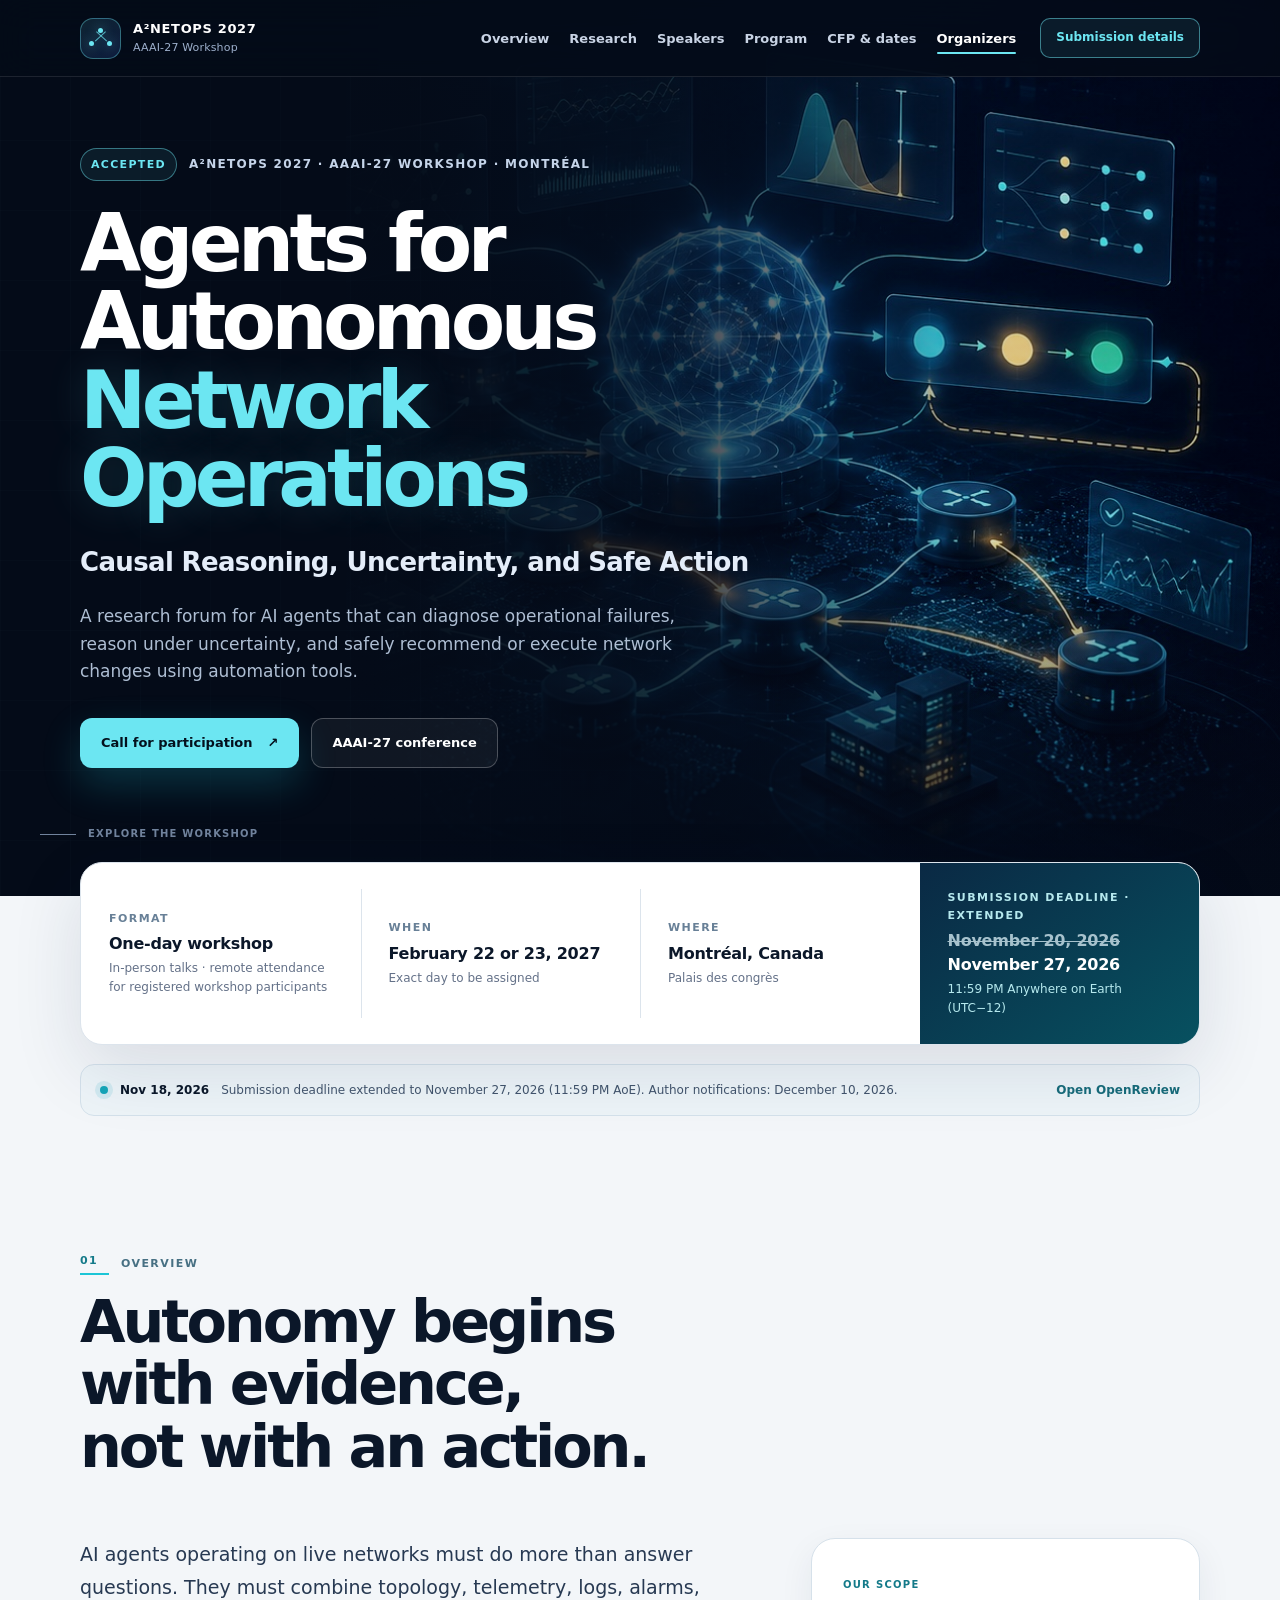
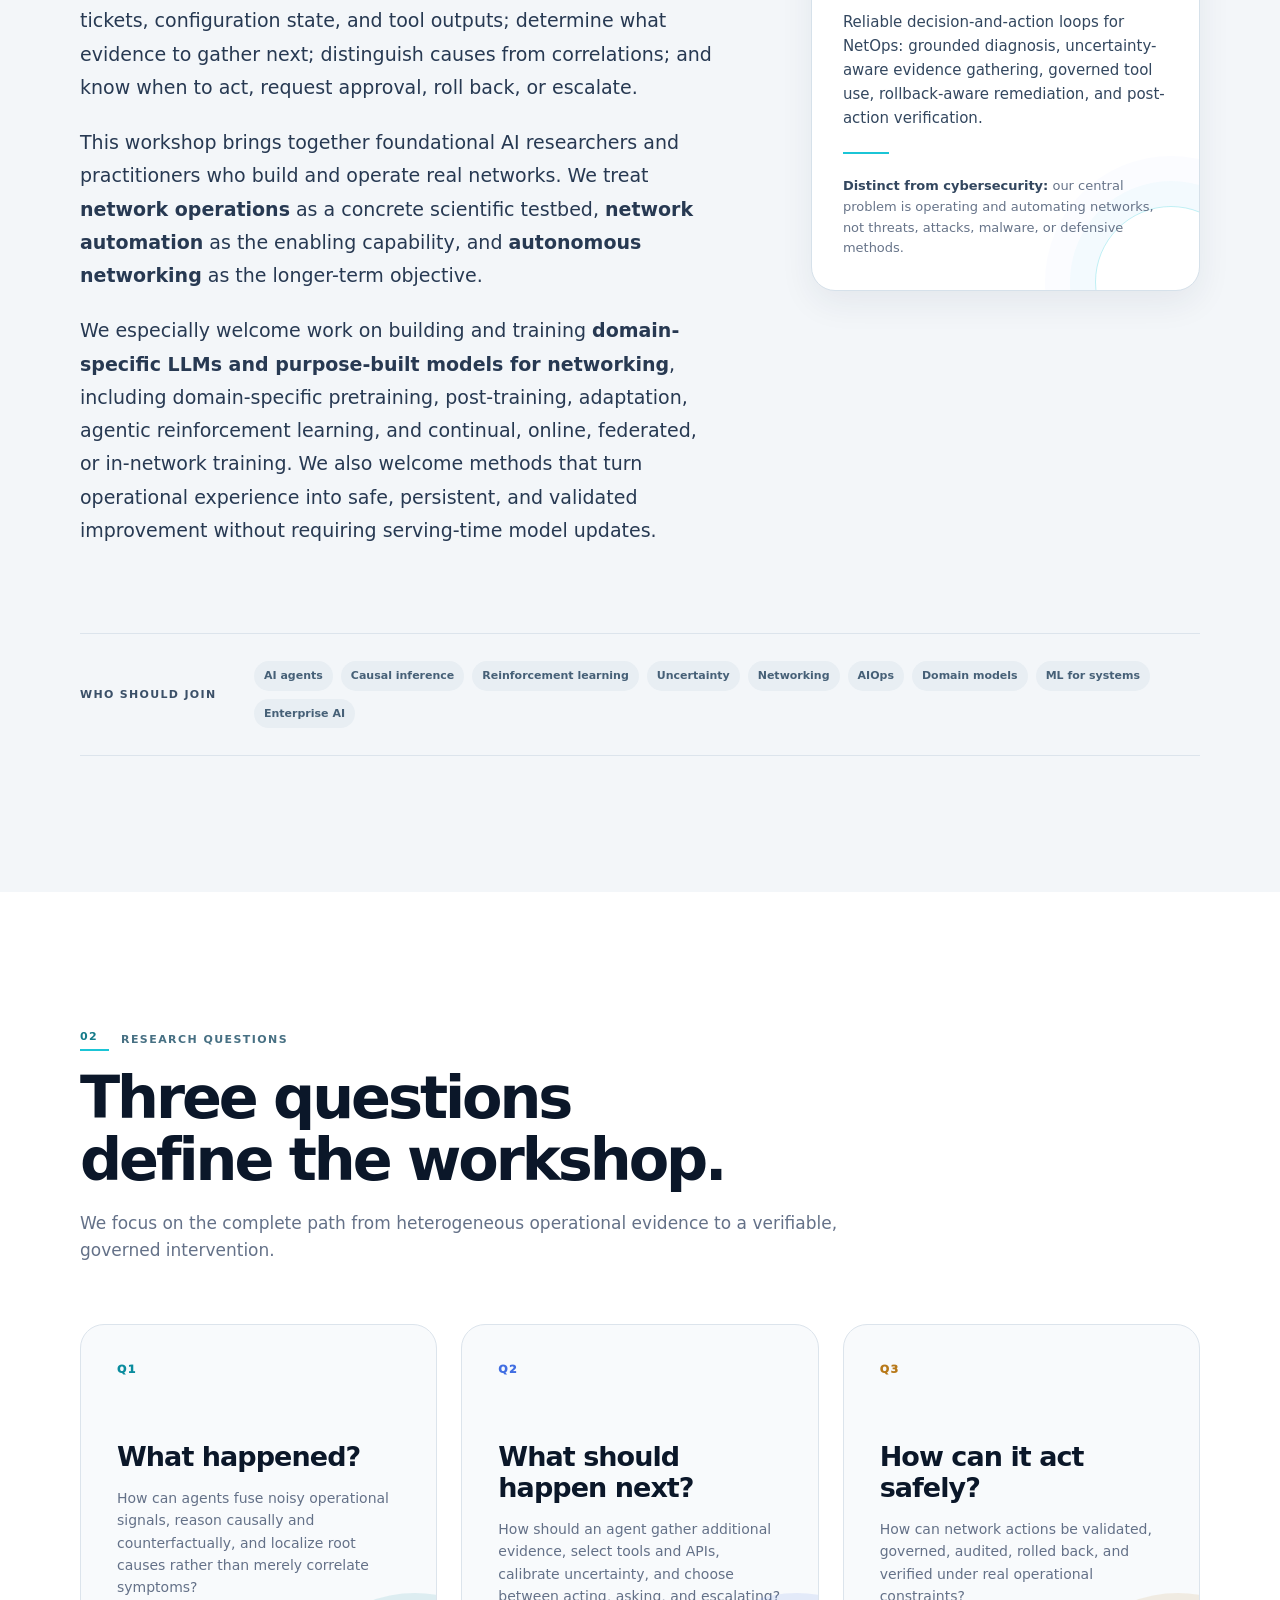
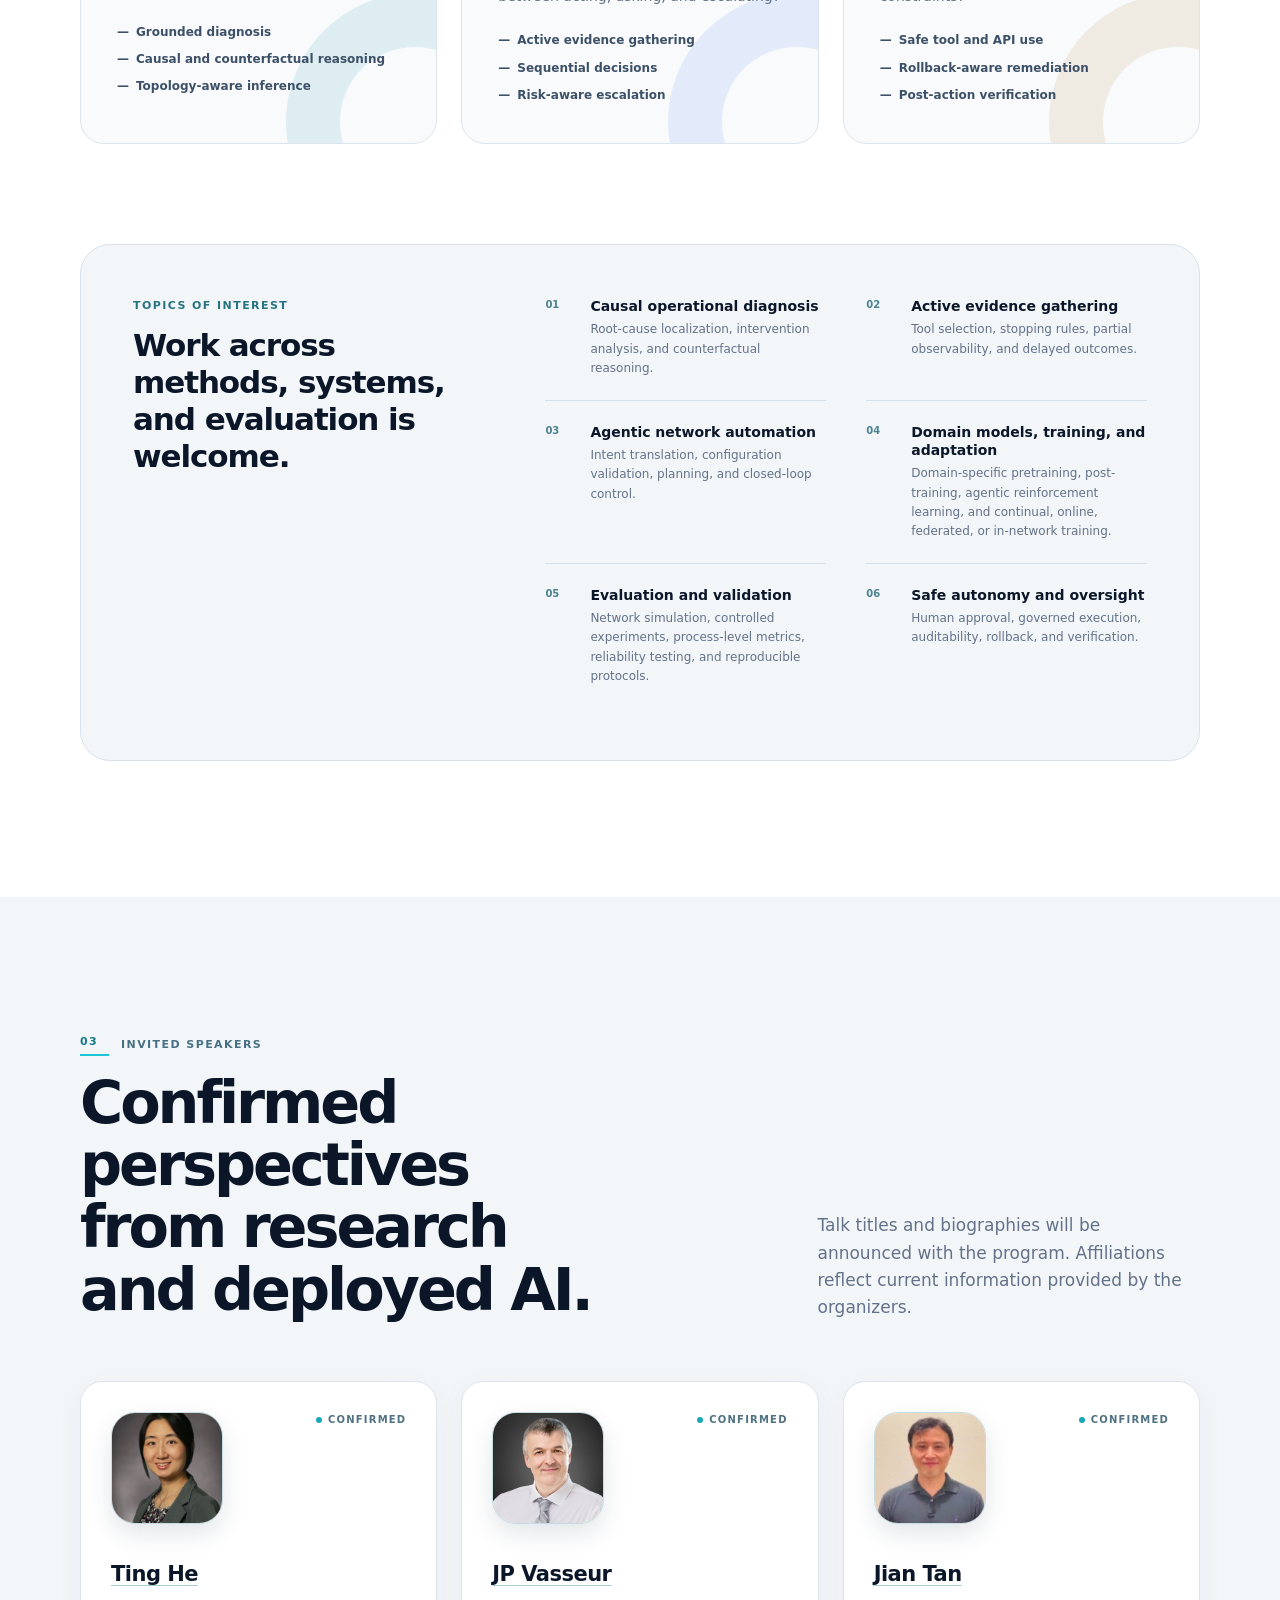
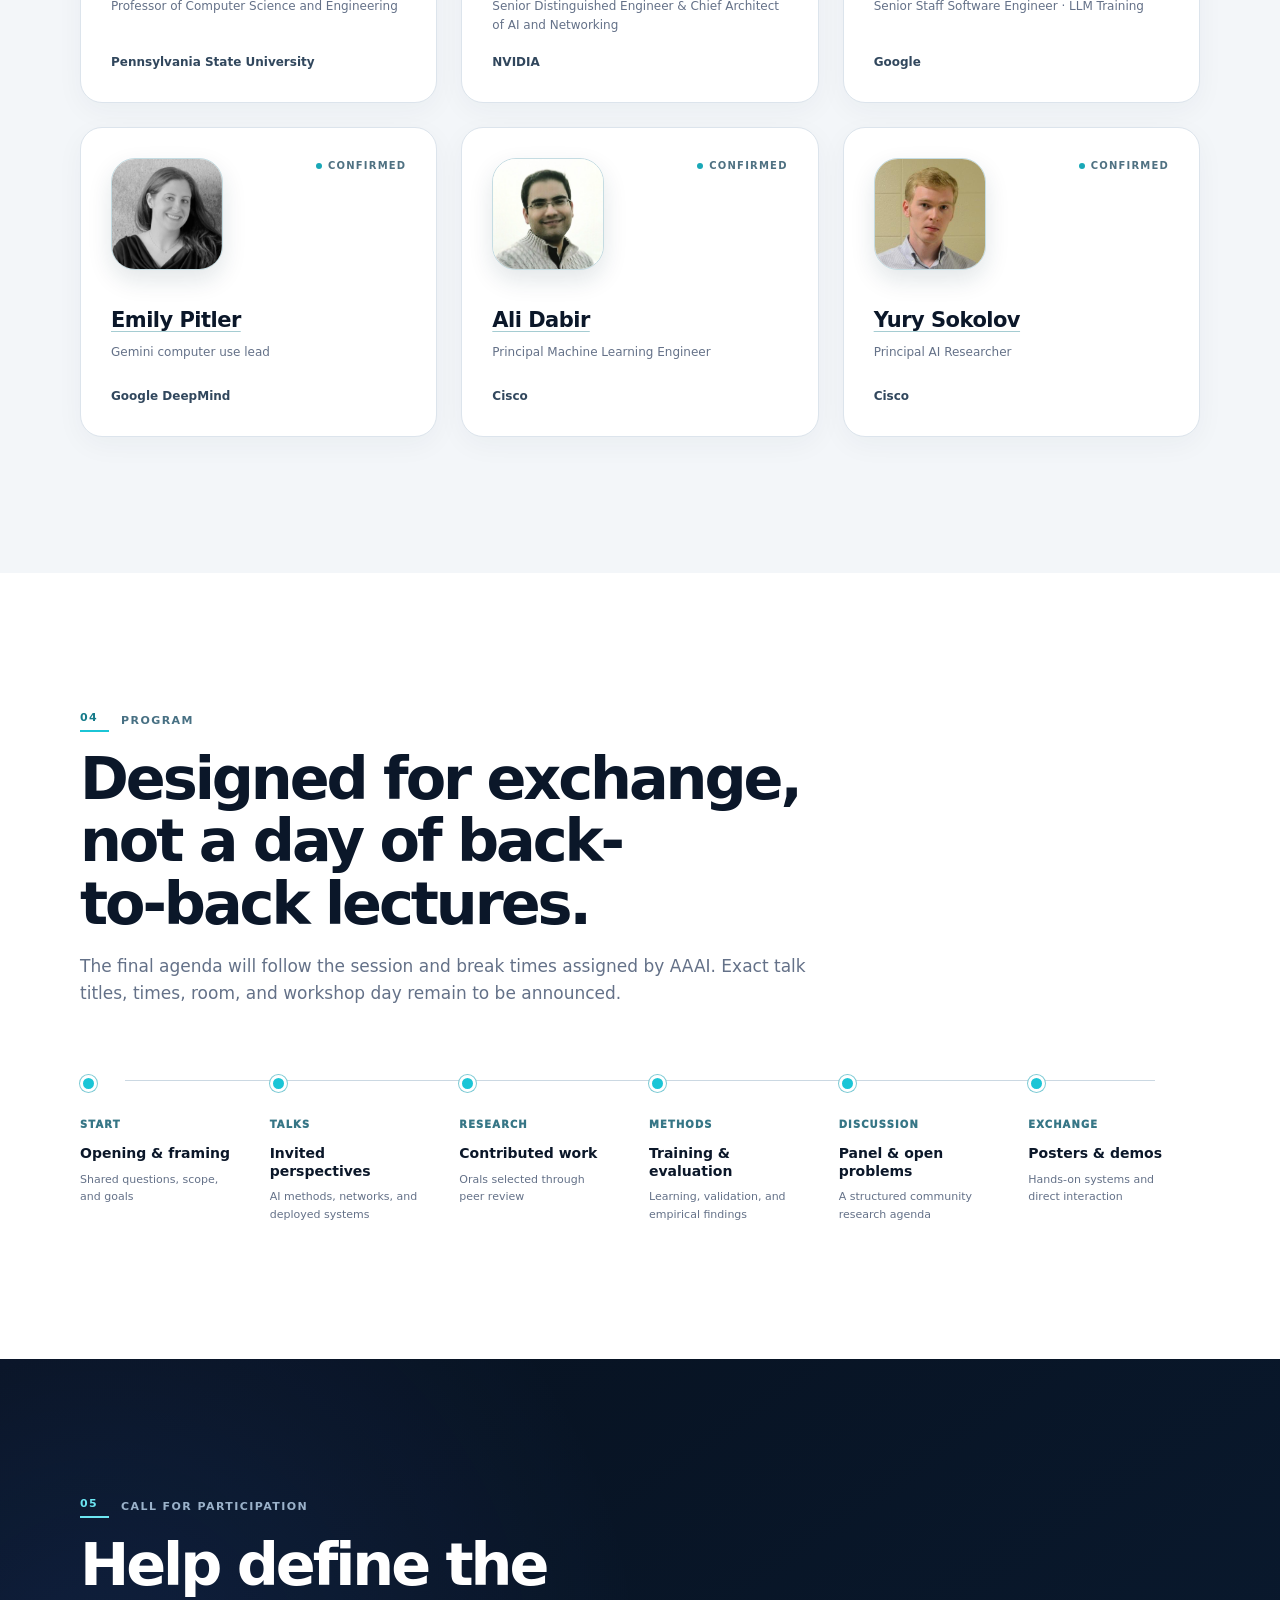
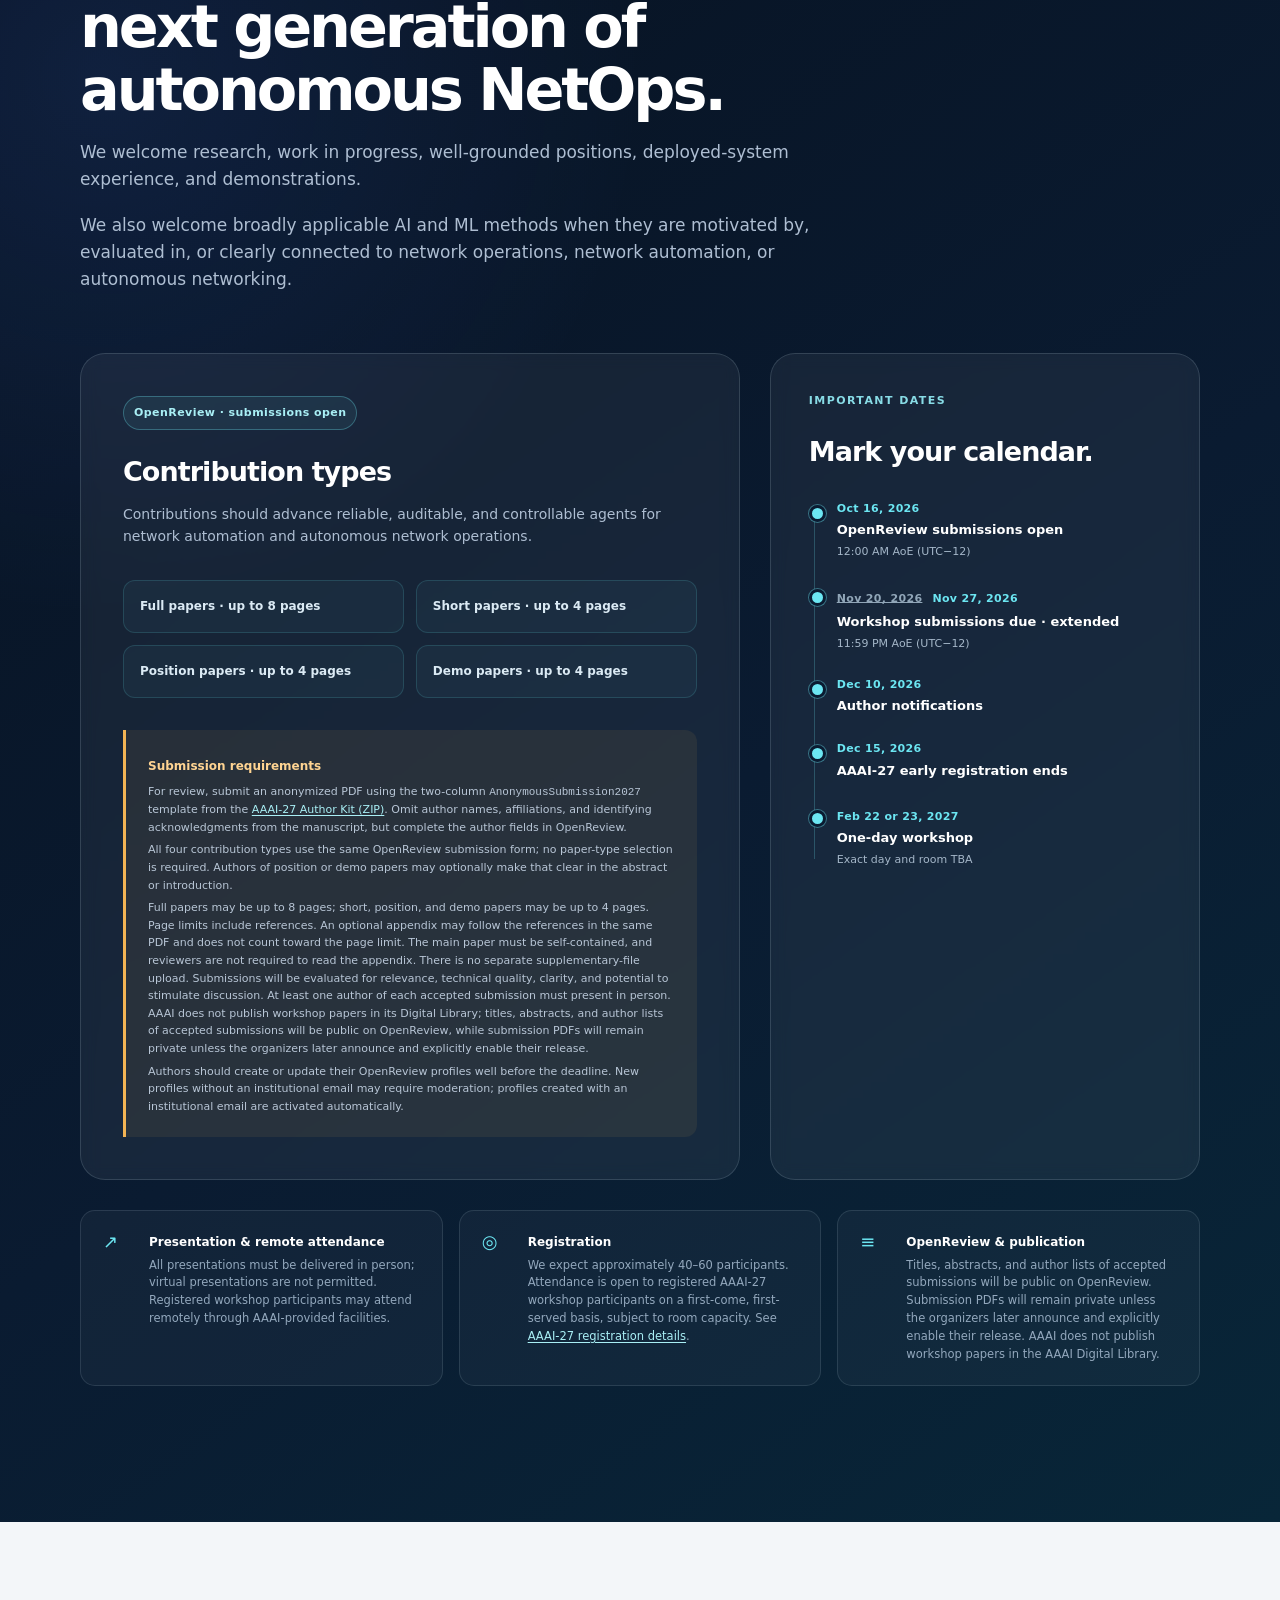
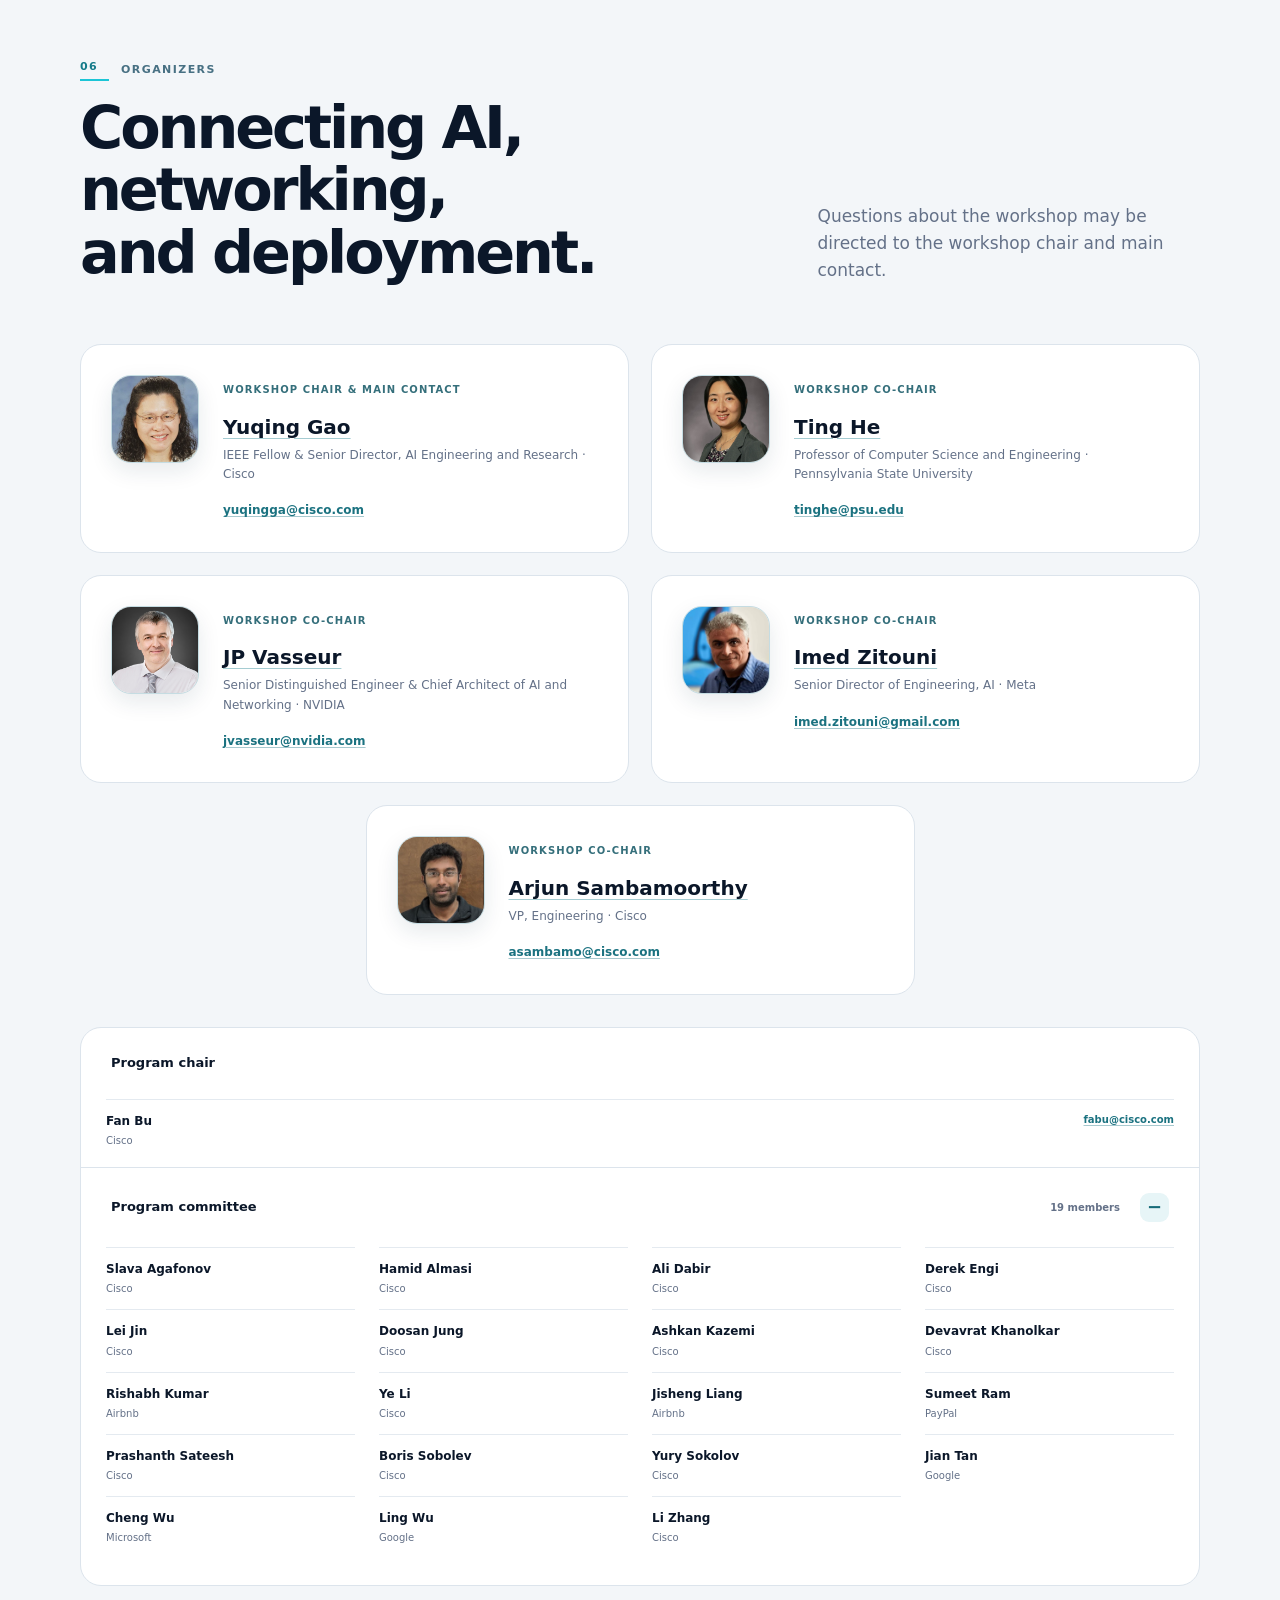
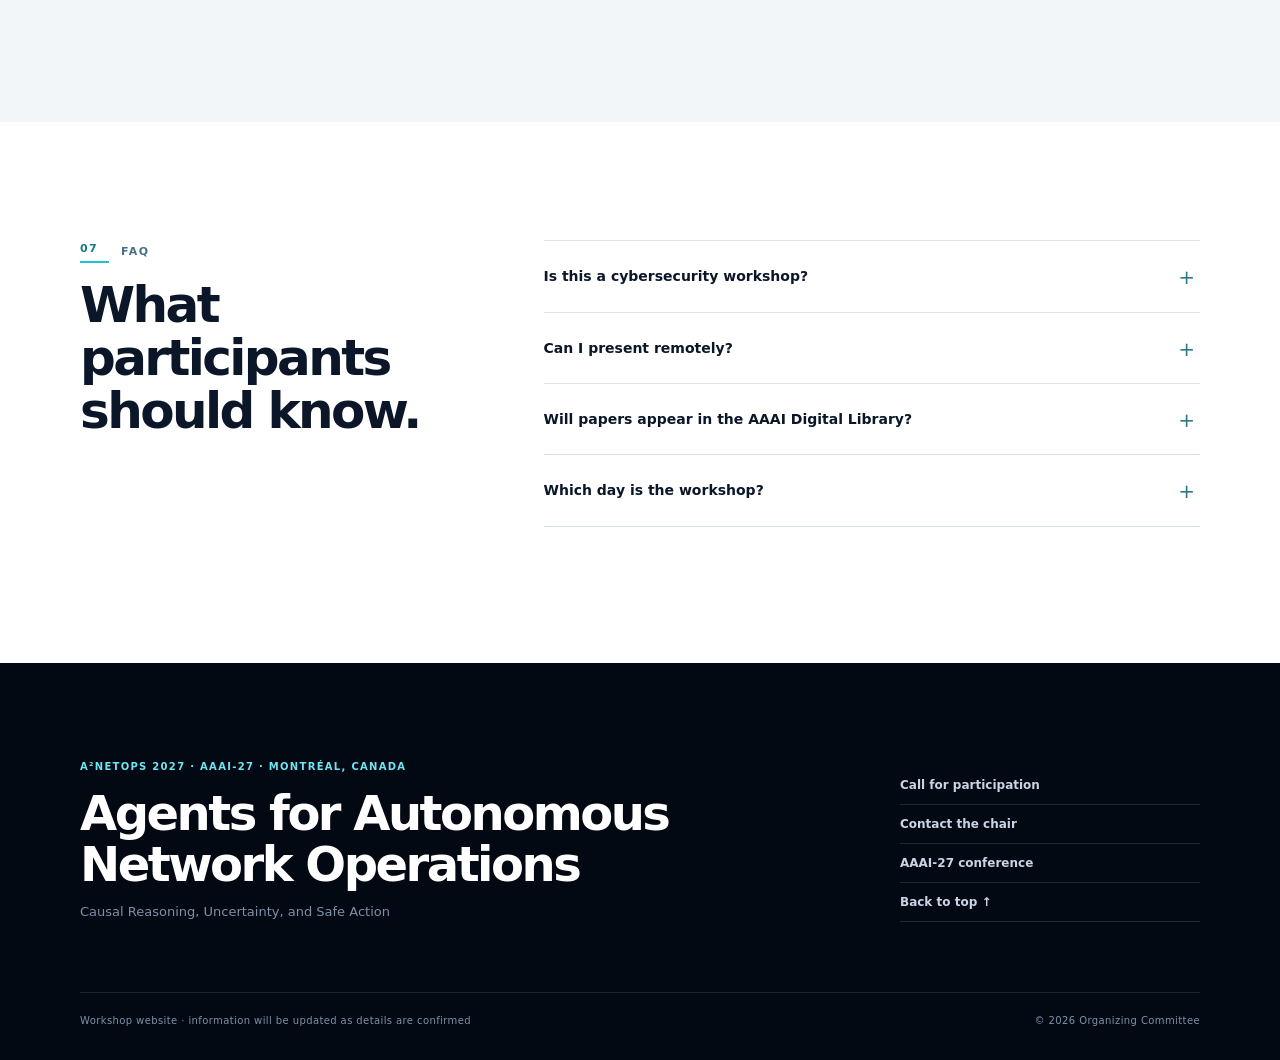
<file: index.html>
<!doctype html>
<html lang="en">
<head>
  <meta charset="utf-8">
  <meta name="viewport" content="width=device-width, initial-scale=1">
  <meta name="description" content="A2NetOps 2027, the AAAI-27 workshop on reliable AI agents for autonomous network operations, causal reasoning, uncertainty, and safe action.">
  <meta name="theme-color" content="#040b18">
  <meta property="og:type" content="website">
  <meta property="og:title" content="A2NetOps 2027 | AAAI-27 Workshop on Autonomous Network Operations">
  <meta property="og:description" content="Causal reasoning, calibrated uncertainty, and safe agentic automation for autonomous network operations.">
  <meta property="og:url" content="https://a2netops.github.io/">
  <meta property="og:image" content="https://a2netops.github.io/assets/hero-autonomous-netops.jpg">
  <meta property="og:image:alt" content="Abstract network topology connected to an AI reasoning and control loop">
  <meta name="twitter:card" content="summary_large_image">
  <title>A2NetOps 2027 | AAAI-27 Workshop on Autonomous Network Operations</title>
  <link rel="canonical" href="https://a2netops.github.io/">
  <link rel="icon" href="assets/favicon.svg" type="image/svg+xml">
  <link rel="preload" as="image" href="assets/hero-autonomous-netops.jpg">
  <link rel="stylesheet" href="styles.css?v=20261118-deadline">
  <script src="site.js" defer></script>
</head>
<body>
  <a class="skip-link" href="#main">Skip to main content</a>

  <header class="site-header">
    <nav class="nav-shell" aria-label="Primary navigation">
      <a class="brand" href="#top" aria-label="A2NetOps 2027 workshop home">
        <span class="brand-signal" aria-hidden="true"><i></i><i></i><i></i></span>
        <span class="brand-copy"><strong>A²NetOps 2027</strong><small>AAAI-27 Workshop</small></span>
      </a>
      <button class="nav-toggle" type="button" aria-expanded="false" aria-controls="primary-links" aria-label="Open navigation">
        <span></span><span></span><span></span>
      </button>
      <div class="nav-panel" id="primary-links">
        <ul class="nav-links">
          <li><a href="#overview">Overview</a></li>
          <li><a href="#questions">Research</a></li>
          <li><a href="#speakers">Speakers</a></li>
          <li><a href="#program">Program</a></li>
          <li><a href="#participate">CFP &amp; dates</a></li>
          <li><a href="#organizers">Organizers</a></li>
        </ul>
        <a class="nav-cta" href="#participate">Submission details</a>
      </div>
    </nav>
  </header>

  <main id="main">
    <section class="hero" id="top">
      <div class="hero-media" aria-hidden="true">
        <img src="assets/hero-autonomous-netops.jpg" alt="">
      </div>
      <div class="hero-shell">
        <div class="hero-copy-block">
          <div class="hero-kicker">
            <span class="accepted-badge">Accepted</span>
            <span>A²NetOps 2027 · AAAI-27 Workshop · Montréal</span>
          </div>
          <h1>Agents for Autonomous<br><em>Network Operations</em></h1>
          <p class="hero-subtitle">Causal Reasoning, Uncertainty, and Safe Action</p>
          <p class="hero-intro">A research forum for AI agents that can diagnose operational failures, reason under uncertainty, and safely recommend or execute network changes using automation tools.</p>
          <div class="hero-actions">
            <a class="button primary" href="#participate">Call for participation <span aria-hidden="true">↗</span></a>
            <a class="button ghost" href="https://aaai.org/conference/aaai/aaai-27/" target="_blank" rel="noopener">AAAI-27 conference</a>
          </div>
        </div>
      </div>
      <div class="hero-scroll" aria-hidden="true"><span></span>Explore the workshop</div>
    </section>

    <section class="fact-rail" aria-label="Workshop facts">
      <div class="fact-shell">
        <div class="fact"><span>Format</span><strong>One-day workshop</strong><small>In-person talks · remote attendance for registered workshop participants</small></div>
        <div class="fact"><span>When</span><strong>February 22 or 23, 2027</strong><small>Exact day to be assigned</small></div>
        <div class="fact"><span>Where</span><strong>Montréal, Canada</strong><small>Palais des congrès</small></div>
        <div class="fact accent"><span>Submission deadline · extended</span><strong class="deadline-values"><del><time datetime="2026-11-20">November 20, 2026</time></del><time datetime="2026-11-27">November 27, 2026</time></strong><small>11:59 PM Anywhere on Earth (UTC−12)</small></div>
      </div>
    </section>

    <aside class="update-bar" aria-label="Latest update">
      <div class="page-shell update-shell">
        <span class="pulse" aria-hidden="true"></span>
        <time datetime="2026-11-18">Nov 18, 2026</time>
        <p>Submission deadline extended to November 27, 2026 (11:59 PM AoE). Author notifications: December 10, 2026.</p>
        <a href="https://openreview.net/group?id=AAAI.org/2027/Workshop/A2NetOps" target="_blank" rel="noopener">Open OpenReview</a>
      </div>
    </aside>

    <section class="section" id="overview">
      <div class="page-shell">
        <div class="section-head wide">
          <p class="section-index"><span>01</span> Overview</p>
          <h2>Autonomy begins with evidence,<br>not with an action.</h2>
        </div>
        <div class="overview-grid">
          <div class="lead-copy">
            <p>AI agents operating on live networks must do more than answer questions. They must combine topology, telemetry, logs, alarms, tickets, configuration state, and tool outputs; determine what evidence to gather next; distinguish causes from correlations; and know when to act, request approval, roll back, or escalate.</p>
            <p>This workshop brings together foundational AI researchers and practitioners who build and operate real networks. We treat <strong>network operations</strong> as a concrete scientific testbed, <strong>network automation</strong> as the enabling capability, and <strong>autonomous networking</strong> as the longer-term objective.</p>
            <p>We especially welcome work on building and training <strong>domain-specific LLMs and purpose-built models for networking</strong>, including domain-specific pretraining, post-training, adaptation, agentic reinforcement learning, and continual, online, federated, or in-network training. We also welcome methods that turn operational experience into safe, persistent, and validated improvement without requiring serving-time model updates.</p>
          </div>
          <aside class="scope-card">
            <span class="scope-label">Our scope</span>
            <p>Reliable decision-and-action loops for NetOps: grounded diagnosis, uncertainty-aware evidence gathering, governed tool use, rollback-aware remediation, and post-action verification.</p>
            <div class="scope-divider"></div>
            <p class="scope-note"><strong>Distinct from cybersecurity:</strong> our central problem is operating and automating networks, not threats, attacks, malware, or defensive methods.</p>
          </aside>
        </div>
        <div class="audience-strip">
          <span>Who should join</span>
          <ul>
            <li>AI agents</li><li>Causal inference</li><li>Reinforcement learning</li><li>Uncertainty</li><li>Networking</li><li>AIOps</li><li>Domain models</li><li>ML for systems</li><li>Enterprise AI</li>
          </ul>
        </div>
      </div>
    </section>

    <section class="section research-section" id="questions">
      <div class="page-shell">
        <div class="section-head">
          <p class="section-index"><span>02</span> Research questions</p>
          <h2>Three questions define the workshop.</h2>
          <p>We focus on the complete path from heterogeneous operational evidence to a verifiable, governed intervention.</p>
        </div>
        <div class="question-grid">
          <article class="question-card cyan">
            <span class="question-no">Q1</span>
            <h3>What happened?</h3>
            <p>How can agents fuse noisy operational signals, reason causally and counterfactually, and localize root causes rather than merely correlate symptoms?</p>
            <ul><li>Grounded diagnosis</li><li>Causal and counterfactual reasoning</li><li>Topology-aware inference</li></ul>
          </article>
          <article class="question-card blue">
            <span class="question-no">Q2</span>
            <h3>What should happen next?</h3>
            <p>How should an agent gather additional evidence, select tools and APIs, calibrate uncertainty, and choose between acting, asking, and escalating?</p>
            <ul><li>Active evidence gathering</li><li>Sequential decisions</li><li>Risk-aware escalation</li></ul>
          </article>
          <article class="question-card amber">
            <span class="question-no">Q3</span>
            <h3>How can it act safely?</h3>
            <p>How can network actions be validated, governed, audited, rolled back, and verified under real operational constraints?</p>
            <ul><li>Safe tool and API use</li><li>Rollback-aware remediation</li><li>Post-action verification</li></ul>
          </article>
        </div>

        <div class="topic-board" aria-labelledby="topics-title">
          <div class="topic-board-head">
            <p class="micro-label">Topics of interest</p>
            <h3 id="topics-title">Work across methods, systems, and evaluation is welcome.</h3>
          </div>
          <div class="topic-list">
            <article><span>01</span><div><h4>Causal operational diagnosis</h4><p>Root-cause localization, intervention analysis, and counterfactual reasoning.</p></div></article>
            <article><span>02</span><div><h4>Active evidence gathering</h4><p>Tool selection, stopping rules, partial observability, and delayed outcomes.</p></div></article>
            <article><span>03</span><div><h4>Agentic network automation</h4><p>Intent translation, configuration validation, planning, and closed-loop control.</p></div></article>
            <article><span>04</span><div><h4>Domain models, training, and adaptation</h4><p>Domain-specific pretraining, post-training, agentic reinforcement learning, and continual, online, federated, or in-network training.</p></div></article>
            <article><span>05</span><div><h4>Evaluation and validation</h4><p>Network simulation, controlled experiments, process-level metrics, reliability testing, and reproducible protocols.</p></div></article>
            <article><span>06</span><div><h4>Safe autonomy and oversight</h4><p>Human approval, governed execution, auditability, rollback, and verification.</p></div></article>
          </div>
        </div>
      </div>
    </section>

    <section class="section" id="speakers">
      <div class="page-shell">
        <div class="section-head split-head">
          <div>
            <p class="section-index"><span>03</span> Invited speakers</p>
            <h2>Confirmed perspectives from research and deployed AI.</h2>
          </div>
          <p>Talk titles and biographies will be announced with the program. Affiliations reflect current information provided by the organizers.</p>
        </div>
        <div class="speaker-grid">
          <article class="speaker-card"><img class="speaker-photo" src="assets/people/ting-he.jpg" alt="" width="224" height="224" loading="lazy" decoding="async"><span class="confirmed">Confirmed</span><h3><a class="person-link" href="https://pure.psu.edu/en/persons/ting-he/" target="_blank" rel="noopener">Ting He</a></h3><p>Professor of Computer Science and Engineering</p><strong>Pennsylvania State University</strong></article>
          <article class="speaker-card"><img class="speaker-photo" src="assets/people/jp-vasseur.jpg" alt="" width="224" height="224" loading="lazy" decoding="async"><span class="confirmed">Confirmed</span><h3><a class="person-link" href="https://jpvasseur.me/" target="_blank" rel="noopener">JP Vasseur</a></h3><p>Senior Distinguished Engineer &amp; Chief Architect of AI and Networking</p><strong>NVIDIA</strong></article>
          <article class="speaker-card"><img class="speaker-photo" src="assets/people/jian-tan.jpg" alt="" width="224" height="224" loading="lazy" decoding="async"><span class="confirmed">Confirmed</span><h3><a class="person-link" href="https://www.linkedin.com/in/jian-tan-a15519" target="_blank" rel="noopener">Jian Tan</a></h3><p>Senior Staff Software Engineer · LLM Training</p><strong>Google</strong></article>
          <article class="speaker-card"><img class="speaker-photo" src="assets/people/emily-pitler.jpg" alt="" width="224" height="224" loading="lazy" decoding="async"><span class="confirmed">Confirmed</span><h3><a class="person-link" href="https://www.linkedin.com/in/emily-pitler-93b7291" target="_blank" rel="noopener">Emily Pitler</a></h3><p>Gemini computer use lead</p><strong>Google DeepMind</strong></article>
          <article class="speaker-card"><img class="speaker-photo" src="assets/people/ali-dabir.jpg" alt="" width="224" height="224" loading="lazy" decoding="async"><span class="confirmed">Confirmed</span><h3><a class="person-link" href="https://www.linkedin.com/in/alidabir" target="_blank" rel="noopener">Ali Dabir</a></h3><p>Principal Machine Learning Engineer</p><strong>Cisco</strong></article>
          <article class="speaker-card"><img class="speaker-photo" src="assets/people/yury-sokolov.jpg" alt="" width="224" height="224" loading="lazy" decoding="async"><span class="confirmed">Confirmed</span><h3><a class="person-link" href="https://www.linkedin.com/in/ysokol" target="_blank" rel="noopener">Yury Sokolov</a></h3><p>Principal AI Researcher</p><strong>Cisco</strong></article>
        </div>
      </div>
    </section>

    <section class="section program-section" id="program">
      <div class="page-shell">
        <div class="section-head">
          <p class="section-index"><span>04</span> Program</p>
          <h2>Designed for exchange, not a day of back-to-back lectures.</h2>
          <p>The final agenda will follow the session and break times assigned by AAAI. Exact talk titles, times, room, and workshop day remain to be announced.</p>
        </div>
        <div class="program-flow" aria-label="Planned workshop format">
          <article><span class="program-time">Start</span><strong>Opening &amp; framing</strong><p>Shared questions, scope, and goals</p></article>
          <article><span class="program-time">Talks</span><strong>Invited perspectives</strong><p>AI methods, networks, and deployed systems</p></article>
          <article><span class="program-time">Research</span><strong>Contributed work</strong><p>Orals selected through peer review</p></article>
          <article><span class="program-time">Methods</span><strong>Training &amp; evaluation</strong><p>Learning, validation, and empirical findings</p></article>
          <article><span class="program-time">Discussion</span><strong>Panel &amp; open problems</strong><p>A structured community research agenda</p></article>
          <article><span class="program-time">Exchange</span><strong>Posters &amp; demos</strong><p>Hands-on systems and direct interaction</p></article>
        </div>
      </div>
    </section>

    <section class="section participate-section" id="participate">
      <div class="page-shell">
        <div class="section-head light-head">
          <p class="section-index light"><span>05</span> Call for participation</p>
          <h2>Help define the next generation of autonomous NetOps.</h2>
          <p>We welcome research, work in progress, well-grounded positions, deployed-system experience, and demonstrations.</p>
          <p>We also welcome broadly applicable AI and ML methods when they are motivated by, evaluated in, or clearly connected to network operations, network automation, or autonomous networking.</p>
        </div>
        <div class="participate-grid">
          <div class="call-card">
            <div class="call-card-head">
              <a class="status-pill dark-pill" href="https://openreview.net/group?id=AAAI.org/2027/Workshop/A2NetOps" target="_blank" rel="noopener">OpenReview · submissions open</a>
              <h3>Contribution types</h3>
              <p>Contributions should advance reliable, auditable, and controllable agents for network automation and autonomous network operations.</p>
            </div>
            <div class="submission-grid">
              <span>Full papers · up to 8 pages</span><span>Short papers · up to 4 pages</span><span>Position papers · up to 4 pages</span><span>Demo papers · up to 4 pages</span>
            </div>
            <div class="pending-policy">
              <strong>Submission requirements</strong>
              <p>For review, submit an anonymized PDF using the two-column <code>AnonymousSubmission2027</code> template from the <a href="https://aaai.org/authorkit27/" target="_blank" rel="noopener">AAAI-27 Author Kit (ZIP)</a>. Omit author names, affiliations, and identifying acknowledgments from the manuscript, but complete the author fields in OpenReview.</p>
              <p>All four contribution types use the same OpenReview submission form; no paper-type selection is required. Authors of position or demo papers may optionally make that clear in the abstract or introduction.</p>
              <p>Full papers may be up to 8 pages; short, position, and demo papers may be up to 4 pages. Page limits include references. An optional appendix may follow the references in the same PDF and does not count toward the page limit. The main paper must be self-contained, and reviewers are not required to read the appendix. There is no separate supplementary-file upload. Submissions will be evaluated for relevance, technical quality, clarity, and potential to stimulate discussion. At least one author of each accepted submission must present in person. AAAI does not publish workshop papers in its Digital Library; titles, abstracts, and author lists of accepted submissions will be public on OpenReview, while submission PDFs will remain private unless the organizers later announce and explicitly enable their release.</p>
              <p>Authors should create or update their OpenReview profiles well before the deadline. New profiles without an institutional email may require moderation; profiles created with an institutional email are activated automatically.</p>
            </div>
          </div>
          <aside class="dates-card" aria-labelledby="dates-title">
            <p class="micro-label">Important dates</p>
            <h3 id="dates-title">Mark your calendar.</h3>
            <ol class="date-list">
              <li><time datetime="2026-10-16">Oct 16, 2026</time><span>OpenReview submissions open</span><small>12:00 AM AoE (UTC−12)</small></li>
              <li><div class="deadline-values"><del><time datetime="2026-11-20">Nov 20, 2026</time></del><time datetime="2026-11-27">Nov 27, 2026</time></div><span>Workshop submissions due · extended</span><small>11:59 PM AoE (UTC−12)</small></li>
              <li><time datetime="2026-12-10">Dec 10, 2026</time><span>Author notifications</span></li>
              <li><time datetime="2026-12-15">Dec 15, 2026</time><span>AAAI-27 early registration ends</span></li>
              <li><span class="date-window">Feb 22 or 23, 2027</span><span>One-day workshop</span><small>Exact day and room TBA</small></li>
            </ol>
          </aside>
        </div>
        <div class="policy-row">
          <article><span aria-hidden="true">↗</span><div><strong>Presentation &amp; remote attendance</strong><p>All presentations must be delivered in person; virtual presentations are not permitted. Registered workshop participants may attend remotely through AAAI-provided facilities.</p></div></article>
          <article><span aria-hidden="true">◎</span><div><strong>Registration</strong><p>We expect approximately 40–60 participants. Attendance is open to registered AAAI-27 workshop participants on a first-come, first-served basis, subject to room capacity. See <a href="https://aaai.org/conference/aaai/aaai-27/aaai-27-registration/" target="_blank" rel="noopener">AAAI-27 registration details</a>.</p></div></article>
          <article><span aria-hidden="true">≡</span><div><strong>OpenReview &amp; publication</strong><p>Titles, abstracts, and author lists of accepted submissions will be public on OpenReview. Submission PDFs will remain private unless the organizers later announce and explicitly enable their release. AAAI does not publish workshop papers in the AAAI Digital Library.</p></div></article>
        </div>
      </div>
    </section>

    <section class="section" id="organizers">
      <div class="page-shell">
        <div class="section-head split-head">
          <div>
            <p class="section-index"><span>06</span> Organizers</p>
            <h2>Connecting AI, networking, and deployment.</h2>
          </div>
          <p>Questions about the workshop may be directed to the workshop chair and main contact.</p>
        </div>
        <div class="organizer-grid">
          <article class="organizer-card"><img class="organizer-photo" src="assets/people/yuqing-gao.jpg" alt="" width="176" height="176" loading="lazy" decoding="async"><div><span class="team-role">Workshop chair &amp; main contact</span><h3><a class="person-link" href="https://blogs.cisco.com/author/yuqingga" target="_blank" rel="noopener">Yuqing Gao</a></h3><p>IEEE Fellow &amp; Senior Director, AI Engineering and Research · Cisco</p><a class="organizer-email" href="mailto:yuqingga@cisco.com">yuqingga@cisco.com</a></div></article>
          <article class="organizer-card"><img class="organizer-photo" src="assets/people/ting-he.jpg" alt="" width="176" height="176" loading="lazy" decoding="async"><div><span class="team-role">Workshop co-chair</span><h3><a class="person-link" href="https://pure.psu.edu/en/persons/ting-he/" target="_blank" rel="noopener">Ting He</a></h3><p>Professor of Computer Science and Engineering · Pennsylvania State University</p><a class="organizer-email" href="mailto:tinghe@psu.edu">tinghe@psu.edu</a></div></article>
          <article class="organizer-card"><img class="organizer-photo" src="assets/people/jp-vasseur.jpg" alt="" width="176" height="176" loading="lazy" decoding="async"><div><span class="team-role">Workshop co-chair</span><h3><a class="person-link" href="https://jpvasseur.me/" target="_blank" rel="noopener">JP Vasseur</a></h3><p>Senior Distinguished Engineer &amp; Chief Architect of AI and Networking · NVIDIA</p><a class="organizer-email" href="mailto:jvasseur@nvidia.com">jvasseur@nvidia.com</a></div></article>
          <article class="organizer-card"><img class="organizer-photo portrait-wide" src="assets/people/imed-zitouni.jpg" alt="" width="176" height="176" loading="lazy" decoding="async"><div><span class="team-role">Workshop co-chair</span><h3><a class="person-link" href="https://www.linkedin.com/in/imed-zitouni-0829" target="_blank" rel="noopener">Imed Zitouni</a></h3><p>Senior Director of Engineering, AI · Meta</p><a class="organizer-email" href="mailto:imed.zitouni@gmail.com">imed.zitouni@gmail.com</a></div></article>
          <article class="organizer-card"><img class="organizer-photo" src="assets/people/arjun-sambamoorthy.jpg" alt="" width="176" height="176" loading="lazy" decoding="async"><div><span class="team-role">Workshop co-chair</span><h3><a class="person-link" href="https://blogs.cisco.com/author/asambamo" target="_blank" rel="noopener">Arjun Sambamoorthy</a></h3><p>VP, Engineering · Cisco</p><a class="organizer-email" href="mailto:asambamo@cisco.com">asambamo@cisco.com</a></div></article>
        </div>

        <div class="program-team-card">
          <div class="program-chair-heading">Program chair</div>
          <div class="program-chair-entry">
            <div class="program-chair-person"><strong>Fan Bu</strong><span>Cisco</span></div>
            <a class="organizer-email program-chair-email" href="mailto:fabu@cisco.com">fabu@cisco.com</a>
          </div>

          <details class="committee" open>
            <summary><span>Program committee</span><small>19 members</small></summary>
            <ul class="committee-list">
              <li><strong>Slava Agafonov</strong><span>Cisco</span></li>
              <li><strong>Hamid Almasi</strong><span>Cisco</span></li>
              <li><strong>Ali Dabir</strong><span>Cisco</span></li>
              <li><strong>Derek Engi</strong><span>Cisco</span></li>
              <li><strong>Lei Jin</strong><span>Cisco</span></li>
              <li><strong>Doosan Jung</strong><span>Cisco</span></li>
              <li><strong>Ashkan Kazemi</strong><span>Cisco</span></li>
              <li><strong>Devavrat Khanolkar</strong><span>Cisco</span></li>
              <li><strong>Rishabh Kumar</strong><span>Airbnb</span></li>
              <li><strong>Ye Li</strong><span>Cisco</span></li>
              <li><strong>Jisheng Liang</strong><span>Airbnb</span></li>
              <li><strong>Sumeet Ram</strong><span>PayPal</span></li>
              <li><strong>Prashanth Sateesh</strong><span>Cisco</span></li>
              <li><strong>Boris Sobolev</strong><span>Cisco</span></li>
              <li><strong>Yury Sokolov</strong><span>Cisco</span></li>
              <li><strong>Jian Tan</strong><span>Google</span></li>
              <li><strong>Cheng Wu</strong><span>Microsoft</span></li>
              <li><strong>Ling Wu</strong><span>Google</span></li>
              <li><strong>Li Zhang</strong><span>Cisco</span></li>
            </ul>
          </details>
        </div>
      </div>
    </section>

    <section class="section faq-section" id="faq">
      <div class="page-shell faq-layout">
        <div>
          <p class="section-index"><span>07</span> FAQ</p>
          <h2>What participants should know.</h2>
        </div>
        <div class="faq-list">
          <details><summary>Is this a cybersecurity workshop?</summary><p>No. The workshop focuses on network operations, network automation, and autonomous networking rather than threat, attack, malware, or defense methods.</p></details>
          <details><summary>Can I present remotely?</summary><p>No. All presentations must be delivered in person; virtual presentations are not permitted. Registered workshop participants may attend remotely through AAAI-provided facilities.</p></details>
          <details><summary>Will papers appear in the AAAI Digital Library?</summary><p>No. AAAI does not publish workshop papers in the AAAI Digital Library. Titles, abstracts, and author lists of accepted submissions will be public on OpenReview; submission PDFs will remain private unless the organizers later announce and explicitly enable their release.</p></details>
          <details><summary>Which day is the workshop?</summary><p>AAAI-27 workshops run February 22–23, 2027. The exact day and room for this one-day workshop will be posted after AAAI assigns them.</p></details>
        </div>
      </div>
    </section>
  </main>

  <footer class="site-footer">
    <div class="page-shell footer-grid">
      <div>
        <p class="footer-kicker">A²NetOps 2027 · AAAI-27 · Montréal, Canada</p>
        <h2>Agents for Autonomous Network Operations</h2>
        <p>Causal Reasoning, Uncertainty, and Safe Action</p>
      </div>
      <div class="footer-links">
        <a href="#participate">Call for participation</a>
        <a href="mailto:yuqingga@cisco.com">Contact the chair</a>
        <a href="https://aaai.org/conference/aaai/aaai-27/" target="_blank" rel="noopener">AAAI-27 conference</a>
        <a href="#top">Back to top ↑</a>
      </div>
    </div>
    <div class="page-shell footer-bottom">
      <span>Workshop website · information will be updated as details are confirmed</span>
      <span>© 2026 Organizing Committee</span>
    </div>
  </footer>
</body>
</html>
</file>
<file: styles.css>
:root {
  --ink: #0b1729;
  --ink-soft: #304058;
  --muted: #647188;
  --paper: #f3f6f9;
  --white: #ffffff;
  --navy: #040b18;
  --navy-2: #07152a;
  --navy-3: #0b2340;
  --cyan: #6ce6f2;
  --cyan-strong: #1bc5d6;
  --blue: #4b7bff;
  --amber: #f3b454;
  --line: #dce4ec;
  --line-dark: rgba(172, 213, 233, 0.18);
  --shadow: 0 24px 70px rgba(23, 42, 75, 0.12);
  --shadow-soft: 0 12px 34px rgba(23, 42, 75, 0.07);
  --radius: 24px;
  --page: min(1120px, calc(100% - 64px));
}

* { box-sizing: border-box; }

html {
  scroll-behavior: smooth;
  scroll-padding-top: 90px;
}

body {
  margin: 0;
  color: var(--ink);
  background: var(--paper);
  font-family: "Avenir Next", Avenir, Inter, ui-sans-serif, system-ui, -apple-system, BlinkMacSystemFont, "Segoe UI", sans-serif;
  line-height: 1.6;
  text-rendering: optimizeLegibility;
  -webkit-font-smoothing: antialiased;
}

body.nav-open { overflow: hidden; }

img { max-width: 100%; }
a { color: inherit; }

a:focus-visible,
button:focus-visible,
summary:focus-visible {
  outline: 3px solid var(--white);
  outline-offset: 4px;
  box-shadow: 0 0 0 7px #0b7180;
}

.skip-link {
  position: fixed;
  top: 10px;
  left: 10px;
  z-index: 1000;
  transform: translateY(-170%);
  padding: 10px 15px;
  border-radius: 10px;
  color: var(--navy);
  background: var(--white);
  font-size: 14px;
  font-weight: 800;
}

.skip-link:focus { transform: translateY(0); }

.page-shell {
  width: var(--page);
  margin-inline: auto;
}

/* Header */

.site-header {
  position: fixed;
  inset: 0 0 auto;
  z-index: 100;
  border-bottom: 1px solid rgba(255, 255, 255, 0.1);
  background: rgba(4, 11, 24, 0.82);
  backdrop-filter: blur(18px) saturate(130%);
  -webkit-backdrop-filter: blur(18px) saturate(130%);
  transition: background 180ms ease, box-shadow 180ms ease;
}

.site-header.scrolled {
  background: rgba(4, 11, 24, 0.95);
  box-shadow: 0 10px 28px rgba(0, 0, 0, 0.14);
}

.nav-shell {
  width: var(--page);
  min-height: 76px;
  margin-inline: auto;
  display: flex;
  align-items: center;
  justify-content: space-between;
  gap: 24px;
}

.brand {
  min-width: max-content;
  display: inline-flex;
  align-items: center;
  gap: 12px;
  color: var(--white);
  text-decoration: none;
}

.brand-signal {
  position: relative;
  width: 41px;
  height: 41px;
  display: grid;
  place-items: center;
  border: 1px solid rgba(108, 230, 242, 0.38);
  border-radius: 13px;
  background: linear-gradient(145deg, rgba(108, 230, 242, 0.12), rgba(75, 123, 255, 0.16));
}

.brand-signal i {
  position: absolute;
  width: 5px;
  height: 5px;
  border-radius: 50%;
  background: var(--cyan);
  box-shadow: 0 0 12px rgba(108, 230, 242, 0.72);
}

.brand-signal i:nth-child(1) { transform: translate(-9px, 5px); }
.brand-signal i:nth-child(2) { transform: translate(0, -8px); }
.brand-signal i:nth-child(3) { transform: translate(9px, 5px); }

.brand-signal::before,
.brand-signal::after {
  content: "";
  position: absolute;
  width: 14px;
  height: 1px;
  background: rgba(108, 230, 242, 0.74);
  transform-origin: center;
}

.brand-signal::before { transform: rotate(-42deg) translate(1px, -2px); }
.brand-signal::after { transform: rotate(42deg) translate(-1px, -2px); }

.brand-copy { display: grid; line-height: 1.1; }
.brand-copy strong { font-size: 13px; letter-spacing: 0.05em; text-transform: uppercase; }
.brand-copy small { margin-top: 5px; color: #9eb1cd; font-size: 11px; letter-spacing: 0.015em; }

.nav-panel {
  display: flex;
  align-items: center;
  gap: 24px;
}

.nav-links {
  display: flex;
  align-items: center;
  gap: 20px;
  margin: 0;
  padding: 0;
  list-style: none;
}

.nav-links a {
  position: relative;
  color: #c9d4e5;
  text-decoration: none;
  font-size: 13px;
  font-weight: 700;
  white-space: nowrap;
  transition: color 160ms ease;
}

.nav-links a::after {
  content: "";
  position: absolute;
  left: 0;
  right: 100%;
  bottom: -8px;
  height: 2px;
  border-radius: 2px;
  background: var(--cyan);
  transition: right 160ms ease;
}

.nav-links a:hover,
.nav-links a.active { color: var(--white); }
.nav-links a:hover::after,
.nav-links a.active::after { right: 0; }

.nav-cta {
  min-height: 40px;
  display: inline-flex;
  align-items: center;
  padding: 0 15px;
  border: 1px solid rgba(108, 230, 242, 0.5);
  border-radius: 10px;
  color: var(--cyan);
  background: rgba(108, 230, 242, 0.08);
  text-decoration: none;
  font-size: 12px;
  font-weight: 850;
  white-space: nowrap;
  transition: background 160ms ease, color 160ms ease;
}

.nav-cta:hover { color: var(--navy); background: var(--cyan); }

.nav-toggle {
  display: none;
  width: 44px;
  height: 44px;
  padding: 11px;
  border: 1px solid rgba(255, 255, 255, 0.18);
  border-radius: 12px;
  background: rgba(255, 255, 255, 0.04);
  cursor: pointer;
}

.nav-toggle span {
  display: block;
  height: 2px;
  margin: 5px 0;
  border-radius: 4px;
  background: var(--white);
  transition: transform 180ms ease, opacity 180ms ease;
}

.nav-toggle[aria-expanded="true"] span:nth-child(1) { transform: translateY(7px) rotate(45deg); }
.nav-toggle[aria-expanded="true"] span:nth-child(2) { opacity: 0; }
.nav-toggle[aria-expanded="true"] span:nth-child(3) { transform: translateY(-7px) rotate(-45deg); }

/* Hero */

.hero {
  position: relative;
  min-height: 790px;
  overflow: hidden;
  isolation: isolate;
  color: var(--white);
  background: var(--navy);
}

.hero::before {
  content: "";
  position: absolute;
  inset: 0;
  z-index: -1;
  background:
    linear-gradient(90deg, #040b18 0%, rgba(4, 11, 24, 0.98) 32%, rgba(4, 11, 24, 0.76) 53%, rgba(4, 11, 24, 0.14) 78%),
    linear-gradient(0deg, rgba(4, 11, 24, 0.86), transparent 38%);
}

.hero::after {
  content: "";
  position: absolute;
  inset: 0;
  z-index: -1;
  opacity: 0.12;
  pointer-events: none;
  background-image:
    linear-gradient(rgba(140, 212, 235, 0.14) 1px, transparent 1px),
    linear-gradient(90deg, rgba(140, 212, 235, 0.14) 1px, transparent 1px);
  background-size: 70px 70px;
  mask-image: linear-gradient(90deg, black, transparent 75%);
}

.hero-media {
  position: absolute;
  z-index: -2;
  inset: 0 0 0 27%;
}

.hero-media img {
  width: 100%;
  height: 100%;
  display: block;
  object-fit: cover;
  object-position: center right;
  filter: saturate(0.95) contrast(1.05);
}

.hero-shell {
  width: var(--page);
  min-height: 790px;
  margin-inline: auto;
  padding: 148px 0 128px;
  display: flex;
  align-items: center;
}

.hero-copy-block { width: min(760px, 63%); }

.hero-kicker {
  display: flex;
  align-items: center;
  gap: 12px;
  margin-bottom: 24px;
  color: #c5d4e9;
  font-size: 12px;
  font-weight: 800;
  letter-spacing: 0.11em;
  text-transform: uppercase;
}

.accepted-badge {
  padding: 7px 10px 6px;
  border: 1px solid rgba(108, 230, 242, 0.45);
  border-radius: 999px;
  color: var(--cyan);
  background: rgba(108, 230, 242, 0.08);
  font-size: 11px;
}

.hero h1 {
  margin: 0;
  font-size: clamp(48px, 6.2vw, 82px);
  line-height: 0.99;
  letter-spacing: -0.06em;
  text-wrap: balance;
}

.hero h1 em {
  color: var(--cyan);
  font-style: normal;
  font-weight: inherit;
  text-shadow: 0 0 42px rgba(108, 230, 242, 0.16);
}

.hero-subtitle {
  margin: 23px 0 0;
  color: #e4edf9;
  font-size: clamp(19px, 2.2vw, 26px);
  font-weight: 650;
  letter-spacing: -0.025em;
}

.hero-intro {
  max-width: 650px;
  margin: 20px 0 0;
  color: #aebed3;
  font-size: 17px;
}

.hero-actions {
  margin-top: 33px;
  display: flex;
  flex-wrap: wrap;
  gap: 12px;
}

.button {
  min-height: 50px;
  display: inline-flex;
  align-items: center;
  justify-content: center;
  gap: 15px;
  padding: 0 20px;
  border: 1px solid transparent;
  border-radius: 12px;
  text-decoration: none;
  font-size: 13px;
  font-weight: 850;
  transition: transform 160ms ease, box-shadow 160ms ease, background 160ms ease;
}

.button:hover { transform: translateY(-2px); }
.button.primary { color: #03101d; background: var(--cyan); box-shadow: 0 16px 38px rgba(27, 197, 214, 0.22); }
.button.primary:hover { box-shadow: 0 18px 44px rgba(27, 197, 214, 0.32); }
.button.ghost { border-color: rgba(255, 255, 255, 0.25); color: var(--white); background: rgba(255, 255, 255, 0.05); }
.button.ghost:hover { background: rgba(255, 255, 255, 0.1); }

.hero-scroll {
  position: absolute;
  left: max(24px, calc((100% - 1200px) / 2));
  bottom: 54px;
  display: flex;
  align-items: center;
  gap: 12px;
  color: #71839d;
  font-size: 10px;
  font-weight: 800;
  letter-spacing: 0.12em;
  text-transform: uppercase;
}

.hero-scroll span { width: 36px; height: 1px; background: #71839d; }

/* Facts and update */

.fact-rail {
  position: relative;
  z-index: 5;
  margin-top: -34px;
}

.fact-shell {
  width: var(--page);
  min-height: 138px;
  margin-inline: auto;
  display: grid;
  grid-template-columns: repeat(4, 1fr);
  overflow: hidden;
  border: 1px solid var(--line);
  border-radius: 22px;
  background: var(--white);
  box-shadow: var(--shadow);
}

.fact {
  position: relative;
  padding: 26px 28px;
  display: flex;
  flex-direction: column;
  justify-content: center;
}

.fact + .fact::before {
  content: "";
  position: absolute;
  inset: 26px auto 26px 0;
  width: 1px;
  background: var(--line);
}

.fact span {
  margin-bottom: 7px;
  color: #688097;
  font-size: 11px;
  font-weight: 900;
  letter-spacing: 0.13em;
  text-transform: uppercase;
}

.fact strong { font-size: 16px; line-height: 1.3; letter-spacing: -0.015em; }
.fact small { margin-top: 4px; color: var(--muted); font-size: 12px; }
.fact.accent { color: var(--white); background: linear-gradient(145deg, #0a2944, #075160); }
.fact.accent::before { display: none; }
.fact.accent span, .fact.accent small { color: #b6e9ee; }
.deadline-values { display: flex; flex-wrap: wrap; align-items: baseline; gap: 3px 10px; }
.fact .deadline-values del { color: #a7c2cd; text-decoration-thickness: 1px; }

.update-bar { padding: 19px 0 0; }
.update-shell {
  min-height: 52px;
  padding: 12px 19px;
  display: flex;
  align-items: center;
  gap: 12px;
  border: 1px solid #d4e1eb;
  border-radius: 14px;
  color: #42546c;
  background: #edf4f8;
  font-size: 12px;
}

.update-shell p { flex: 1; margin: 0; }
.update-shell time { color: var(--ink); font-weight: 850; white-space: nowrap; }
.update-shell a { color: #176b7a; font-weight: 850; text-decoration: none; white-space: nowrap; }
.update-shell a:hover { text-decoration: underline; }
.pulse {
  width: 8px;
  height: 8px;
  flex: 0 0 auto;
  border-radius: 50%;
  background: #16a6b9;
  box-shadow: 0 0 0 5px rgba(22, 166, 185, 0.12);
}

/* Shared sections */

.section { padding: 136px 0; }

.section-head { max-width: 760px; margin-bottom: 60px; }
.section-head.wide { max-width: 980px; }
.section-head.split-head {
  max-width: none;
  display: grid;
  grid-template-columns: minmax(0, 1.25fr) minmax(280px, 0.75fr);
  gap: 100px;
  align-items: end;
}

.section-index {
  margin: 0 0 16px;
  display: flex;
  align-items: center;
  gap: 12px;
  color: #477083;
  font-size: 11px;
  font-weight: 900;
  letter-spacing: 0.13em;
  text-transform: uppercase;
}

.section-index span {
  min-width: 29px;
  padding-bottom: 3px;
  border-bottom: 2px solid var(--cyan-strong);
  color: #147a89;
}

.section-index.light { color: #9bb2ca; }
.section-index.light span { color: var(--cyan); border-color: var(--cyan); }

.section h2,
.site-footer h2 {
  margin: 0;
  font-size: clamp(36px, 4.6vw, 60px);
  line-height: 1.06;
  letter-spacing: -0.052em;
  text-wrap: balance;
}

.section-head > p:not(.section-index),
.split-head > p {
  margin: 18px 0 0;
  color: var(--muted);
  font-size: 17px;
}

.split-head > p { margin: 0 0 3px; }

.micro-label {
  margin: 0 0 12px;
  color: #287381;
  font-size: 11px;
  font-weight: 900;
  letter-spacing: 0.13em;
  text-transform: uppercase;
}

/* Overview */

.overview-grid {
  display: grid;
  grid-template-columns: minmax(0, 1.12fr) minmax(340px, 0.68fr);
  gap: 90px;
  align-items: start;
}

.lead-copy p {
  margin: 0 0 22px;
  color: #273952;
  font-size: 19px;
  line-height: 1.75;
}

.lead-copy p:last-child { margin-bottom: 0; }

.scope-card {
  position: relative;
  overflow: hidden;
  padding: 31px;
  border: 1px solid #d6e1ea;
  border-radius: var(--radius);
  background: var(--white);
  box-shadow: var(--shadow-soft);
}

.scope-card::after {
  content: "";
  position: absolute;
  right: -48px;
  bottom: -68px;
  width: 150px;
  height: 150px;
  border: 1px solid rgba(27, 197, 214, 0.28);
  border-radius: 50%;
  box-shadow: 0 0 0 25px rgba(27, 197, 214, 0.035), 0 0 0 50px rgba(75, 123, 255, 0.025);
}

.scope-label {
  display: inline-block;
  margin-bottom: 17px;
  color: #147a89;
  font-size: 10px;
  font-weight: 900;
  letter-spacing: 0.13em;
  text-transform: uppercase;
}

.scope-card p { position: relative; z-index: 1; margin: 0; color: #33475f; font-size: 15px; }
.scope-divider { width: 46px; height: 2px; margin: 22px 0; background: var(--cyan-strong); }
.scope-card .scope-note { color: #677489; font-size: 13px; }
.scope-card .scope-note strong { color: #33475f; }

.audience-strip {
  margin-top: 86px;
  padding: 27px 0;
  display: grid;
  grid-template-columns: 150px 1fr;
  align-items: center;
  gap: 24px;
  border-top: 1px solid var(--line);
  border-bottom: 1px solid var(--line);
}

.audience-strip > span { color: #3b5068; font-size: 11px; font-weight: 900; letter-spacing: 0.12em; text-transform: uppercase; }
.audience-strip ul { display: flex; flex-wrap: wrap; gap: 8px; margin: 0; padding: 0; list-style: none; }
.audience-strip li { padding: 6px 10px; border-radius: 999px; color: #466077; background: #e8eef3; font-size: 11px; font-weight: 750; }

/* Research questions and topics */

.research-section { background: var(--white); }
.question-grid { display: grid; grid-template-columns: repeat(3, 1fr); gap: 24px; }

.question-card {
  position: relative;
  min-height: 420px;
  overflow: hidden;
  padding: 36px;
  border: 1px solid var(--line);
  border-radius: var(--radius);
  background: #f8fafc;
  transition: transform 180ms ease, box-shadow 180ms ease;
}

.question-card:hover { transform: translateY(-4px); box-shadow: var(--shadow-soft); }
.question-card::after {
  content: "";
  position: absolute;
  right: -55px;
  bottom: -55px;
  width: 150px;
  height: 150px;
  border: 1px solid currentColor;
  border-radius: 50%;
  opacity: 0.11;
  box-shadow: 0 0 0 26px currentColor, 0 0 0 53px currentColor;
}

.question-card.cyan { color: #0a8c9e; }
.question-card.blue { color: #416ee2; }
.question-card.amber { color: #b8791a; }
.question-no { display: block; margin-bottom: 62px; font-size: 11px; font-weight: 950; letter-spacing: 0.13em; }
.question-card h3 { margin: 0 0 15px; color: var(--ink); font-size: 27px; line-height: 1.15; letter-spacing: -0.035em; }
.question-card p { margin: 0; color: var(--muted); font-size: 14px; }
.question-card ul { position: relative; z-index: 1; margin: 24px 0 0; padding: 0; list-style: none; color: #3d5067; font-size: 12px; font-weight: 750; }
.question-card li { margin-top: 8px; }
.question-card li::before { content: "—"; margin-right: 7px; color: currentColor; }

.topic-board {
  margin-top: 100px;
  padding: 52px;
  display: grid;
  grid-template-columns: 0.72fr 1.28fr;
  gap: 74px;
  border: 1px solid #d7e2eb;
  border-radius: 30px;
  background: #f2f6f9;
}

.topic-board-head h3 { margin: 0; font-size: 31px; line-height: 1.2; letter-spacing: -0.035em; }
.topic-list { display: grid; grid-template-columns: repeat(2, 1fr); column-gap: 40px; }
.topic-list article { display: grid; grid-template-columns: 32px 1fr; gap: 13px; padding: 22px 0; border-top: 1px solid #d5e0e8; }
.topic-list article:nth-child(-n+2) { border-top: 0; padding-top: 0; }
.topic-list article > span { color: #4c8290; font-size: 10px; font-weight: 900; }
.topic-list h4 { margin: 0 0 5px; font-size: 14px; line-height: 1.3; }
.topic-list p { margin: 0; color: var(--muted); font-size: 12px; }

.status-pill {
  display: inline-flex;
  align-items: center;
  padding: 7px 10px;
  border: 1px solid rgba(108, 230, 242, 0.31);
  border-radius: 999px;
  color: #a9eff5;
  background: rgba(108, 230, 242, 0.07);
  font-size: 11px;
  font-weight: 850;
  letter-spacing: 0.04em;
  text-decoration: none;
}

/* Speakers */

.speaker-grid { display: grid; grid-template-columns: repeat(3, 1fr); gap: 24px; }
.speaker-card {
  position: relative;
  min-height: 310px;
  overflow: hidden;
  padding: 30px;
  display: flex;
  flex-direction: column;
  border: 1px solid var(--line);
  border-radius: 22px;
  background: var(--white);
  box-shadow: 0 8px 28px rgba(23, 42, 75, 0.045);
  transition: transform 180ms ease, box-shadow 180ms ease;
}

.speaker-card:hover { transform: translateY(-4px); box-shadow: var(--shadow-soft); }
.speaker-photo {
  width: 112px;
  height: 112px;
  margin-bottom: 34px;
  object-fit: cover;
  object-position: center;
  border: 1px solid #c5dce2;
  border-radius: 24px;
  background: #eaf3f5;
  box-shadow: 0 10px 25px rgba(17, 48, 64, 0.12);
  transition: transform 180ms ease;
}

.speaker-card:hover .speaker-photo { transform: scale(1.025); }
.confirmed {
  position: absolute;
  top: 30px;
  right: 30px;
  color: #4f7182;
  font-size: 10px;
  font-weight: 900;
  letter-spacing: 0.12em;
  text-transform: uppercase;
}

.confirmed::before { content: ""; display: inline-block; width: 6px; height: 6px; margin-right: 6px; border-radius: 50%; background: #19a8b7; }
.speaker-card h3 { margin: 0; font-size: 21px; letter-spacing: -0.025em; }
.speaker-card p { margin: 5px 0 0; color: var(--muted); font-size: 12px; }
.speaker-card strong { margin-top: auto; padding-top: 18px; color: #31475d; font-size: 12px; }

.person-link {
  color: inherit;
  text-decoration: underline;
  text-decoration-color: rgba(20, 122, 137, 0.38);
  text-decoration-thickness: 1px;
  text-underline-offset: 0.18em;
  transition: color 160ms ease, text-decoration-color 160ms ease;
}

.person-link:hover,
.person-link:focus-visible { color: #147a89; text-decoration-color: currentColor; }

/* Program */

.program-section { background: var(--white); }
.program-flow { position: relative; display: grid; grid-template-columns: repeat(6, 1fr); column-gap: 18px; }
.program-flow::before { content: ""; position: absolute; top: 12px; left: 4%; right: 4%; height: 1px; background: #cbd8e2; }
.program-flow article { position: relative; padding: 42px 18px 0 0; }
.program-flow article::before { content: ""; position: absolute; z-index: 1; top: 7px; left: 0; width: 11px; height: 11px; border: 3px solid var(--white); border-radius: 50%; background: var(--cyan-strong); box-shadow: 0 0 0 1px #7ecbd5; }
.program-time { color: #367686; font-size: 10px; font-weight: 950; letter-spacing: 0.11em; text-transform: uppercase; }
.program-flow strong { display: block; margin-top: 10px; font-size: 14px; line-height: 1.25; }
.program-flow p { margin: 8px 0 0; color: var(--muted); font-size: 11px; }

/* Participation */

.participate-section {
  color: var(--white);
  background:
    radial-gradient(circle at 8% 18%, rgba(75, 123, 255, 0.12), transparent 29%),
    linear-gradient(145deg, #07111f, #0a1b31 58%, #082638);
}

.light-head > p:not(.section-index) { color: #aebed2; }
.participate-grid { display: grid; grid-template-columns: minmax(0, 1.15fr) minmax(330px, 0.75fr); gap: 30px; }

.call-card,
.dates-card {
  border: 1px solid rgba(197, 220, 235, 0.16);
  border-radius: 25px;
  background: rgba(255, 255, 255, 0.055);
  backdrop-filter: blur(8px);
}

.call-card { padding: 42px; }
.dark-pill { color: #a9eff5; }
.call-card h3,
.dates-card h3 { margin: 20px 0 10px; font-size: 27px; letter-spacing: -0.035em; }
.call-card-head p { max-width: 680px; margin: 0; color: #aebed2; font-size: 14px; }
.submission-grid { margin-top: 32px; display: grid; grid-template-columns: repeat(2, 1fr); gap: 12px; }
.submission-grid span { padding: 16px; border: 1px solid rgba(108, 230, 242, 0.15); border-radius: 12px; color: #dbeaf4; background: rgba(108, 230, 242, 0.045); font-size: 12px; font-weight: 750; }
.pending-policy { margin-top: 32px; padding: 22px; border-left: 3px solid var(--amber); border-radius: 0 12px 12px 0; background: rgba(243, 180, 84, 0.08); }
.pending-policy strong { color: #ffd492; font-size: 12px; }
.pending-policy p { margin: 5px 0 0; color: #b8c6d6; font-size: 11px; }
.pending-policy a { color: #a9eff5; text-underline-offset: 0.16em; }
.pending-policy a:hover,
.pending-policy a:focus-visible { color: var(--white); }

.dates-card { padding: 38px; }
.dates-card .micro-label { color: #88dce6; }
.date-list { position: relative; margin: 27px 0 0; padding: 0; list-style: none; }
.date-list::before { content: ""; position: absolute; left: 5px; top: 7px; bottom: 10px; width: 1px; background: rgba(108, 230, 242, 0.24); }
.date-list li { position: relative; padding: 0 0 23px 28px; display: grid; }
.date-list li:last-child { padding-bottom: 0; }
.date-list li::before { content: ""; position: absolute; z-index: 1; left: 0; top: 5px; width: 11px; height: 11px; border: 3px solid #0a1b31; border-radius: 50%; background: var(--cyan); box-shadow: 0 0 0 1px rgba(108, 230, 242, 0.4); }
.date-list time,
.date-list .date-window { color: var(--cyan); font-size: 11px; font-weight: 900; letter-spacing: 0.03em; }
.date-list .deadline-values del,
.date-list .deadline-values del time { color: #91a6b8; text-decoration-thickness: 1px; }
.date-list span { margin-top: 3px; font-size: 13px; font-weight: 750; }
.date-list small { margin-top: 2px; color: #a5b7c9; font-size: 11px; }

.policy-row { margin-top: 30px; display: grid; grid-template-columns: repeat(3, 1fr); gap: 16px; }
.policy-row article { padding: 22px; display: grid; grid-template-columns: 32px 1fr; gap: 14px; border: 1px solid rgba(197, 220, 235, 0.13); border-radius: 15px; background: rgba(255, 255, 255, 0.035); }
.policy-row article > span { color: var(--cyan); font-size: 18px; line-height: 1; }
.policy-row strong { display: block; margin-bottom: 4px; font-size: 12px; }
.policy-row p { margin: 0; color: #93a8bd; font-size: 11.5px; line-height: 1.55; }
.policy-row a { color: #a9eff5; text-underline-offset: 0.16em; }
.policy-row a:hover,
.policy-row a:focus-visible { color: var(--white); }

/* Organizers */

.organizer-grid { display: grid; grid-template-columns: repeat(2, 1fr); gap: 22px; }
.organizer-card { min-height: 190px; padding: 30px; display: grid; grid-template-columns: 88px minmax(0, 1fr); gap: 24px; align-items: start; border: 1px solid var(--line); border-radius: 21px; background: var(--white); }
.organizer-photo {
  width: 88px;
  height: 88px;
  object-fit: cover;
  object-position: center;
  border: 1px solid #c5dce2;
  border-radius: 20px;
  background: #eaf3f5;
  box-shadow: 0 8px 22px rgba(17, 48, 64, 0.1);
}
.organizer-photo.portrait-wide { object-position: 46% center; }
.team-role { color: #356f7b; font-size: 10px; font-weight: 900; letter-spacing: 0.11em; text-transform: uppercase; }
.organizer-card h3 { margin: 10px 0 0; font-size: 20px; }
.organizer-card p { margin: 3px 0 12px; color: var(--muted); font-size: 12px; }
.organizer-email { color: #1b7280; font-size: 12px; font-weight: 700; overflow-wrap: anywhere; text-decoration-line: underline; text-decoration-color: rgba(27, 114, 128, 0.38); text-underline-offset: 0.16em; }
.organizer-email:hover,
.organizer-email:focus-visible { color: #125b67; text-decoration-color: currentColor; }

@media (min-width: 701px) {
  .organizer-card:last-child:nth-child(odd) { grid-column: 1 / -1; width: calc((100% - 22px) / 2); justify-self: center; }
}

.program-team-card {
  margin-top: 32px;
  overflow: hidden;
  border: 1px solid var(--line);
  border-radius: 21px;
  background: var(--white);
}
.program-chair-heading { padding: 25px 30px; color: var(--ink); font-size: 13px; font-weight: 850; }
.program-chair-entry { margin: 0 25px; padding: 12px 0 18px; display: flex; align-items: flex-start; justify-content: space-between; gap: 20px; border-top: 1px solid #e4eaf0; }
.program-chair-person { display: grid; align-content: start; }
.program-chair-person strong { font-size: 12px; }
.program-chair-person span { margin-top: 2px; color: var(--muted); font-size: 10px; }
.program-chair-email { font-size: 10px; }

.committee { overflow: hidden; border-top: 1px solid var(--line); }
.committee summary { padding: 25px 30px; display: flex; align-items: center; justify-content: space-between; gap: 20px; cursor: pointer; font-size: 13px; font-weight: 850; list-style: none; }
.committee summary::-webkit-details-marker { display: none; }
.committee summary::after { content: "+"; width: 29px; height: 29px; display: grid; place-items: center; border-radius: 9px; color: #176b78; background: #e7f5f7; font-size: 18px; }
.committee[open] summary::after { content: "−"; }
.committee summary small { margin-left: auto; color: var(--muted); font-size: 10px; font-weight: 700; }
.committee-list { margin: 0; padding: 0 25px 27px; display: grid; grid-template-columns: repeat(4, 1fr); column-gap: 24px; list-style: none; }
.committee-list li { min-width: 0; padding: 12px 0; display: grid; align-content: start; border-top: 1px solid #e4eaf0; }
.committee-list strong { font-size: 12px; }
.committee-list span { margin-top: 2px; color: var(--muted); font-size: 10px; }

/* FAQ and footer */

.faq-section { padding-top: 118px; background: var(--white); }
.faq-layout { display: grid; grid-template-columns: minmax(280px, 0.7fr) minmax(0, 1.3fr); gap: 110px; }
.faq-layout h2 { font-size: clamp(34px, 4vw, 50px); }
.faq-list { border-top: 1px solid var(--line); }
.faq-list details { border-bottom: 1px solid var(--line); }
.faq-list summary { position: relative; padding: 24px 44px 24px 0; cursor: pointer; font-size: 14px; font-weight: 800; list-style: none; }
.faq-list summary::-webkit-details-marker { display: none; }
.faq-list summary::after { content: "+"; position: absolute; right: 5px; top: 20px; color: #2e7783; font-size: 20px; font-weight: 500; }
.faq-list details[open] summary::after { content: "−"; }
.faq-list p { margin: -5px 48px 20px 0; color: var(--muted); font-size: 12px; }

.site-footer { padding: 96px 0 32px; color: #aab8cb; background: #030913; }
.footer-grid { display: grid; grid-template-columns: 1fr 300px; gap: 80px; align-items: end; }
.footer-kicker { margin: 0 0 13px; color: var(--cyan); font-size: 10px; font-weight: 900; letter-spacing: 0.13em; text-transform: uppercase; }
.site-footer h2 { max-width: 760px; color: var(--white); font-size: clamp(31px, 4vw, 48px); }
.site-footer h2 + p { margin: 12px 0 0; color: #7e90a8; font-size: 13px; }
.footer-links { display: grid; gap: 10px; }
.footer-links a { padding-bottom: 9px; display: flex; justify-content: space-between; border-bottom: 1px solid rgba(255, 255, 255, 0.12); color: #c9d5e5; text-decoration: none; font-size: 12px; font-weight: 700; }
.footer-links a:hover { color: var(--cyan); border-color: rgba(108, 230, 242, 0.4); }
.footer-bottom { margin-top: 70px; padding-top: 20px; display: flex; justify-content: space-between; gap: 25px; border-top: 1px solid rgba(255, 255, 255, 0.1); color: #7e91a8; font-size: 10px; letter-spacing: 0.04em; }

/* Responsive */

@media (max-width: 1120px) {
  .brand-copy small { display: none; }
  .nav-links { gap: 15px; }
  .nav-links a { font-size: 12px; }
  .nav-cta { display: none; }
  .hero-copy-block { width: 68%; }
  .fact { padding: 22px; }
  .fact strong { font-size: 14px; }
}

@media (max-width: 1100px) {
  .program-flow { grid-template-columns: repeat(3, 1fr); gap: 38px 26px; }
  .program-flow::before { display: none; }
  .program-flow article { padding: 27px 22px 0 0; border-top: 1px solid var(--line); }
  .program-flow article::before { top: -6px; }
}

@media (max-width: 1000px) {
  .fact-shell { grid-template-columns: repeat(2, 1fr); }
  .fact + .fact::before { display: none; }
  .fact:nth-child(odd) { border-right: 1px solid var(--line); }
  .fact:nth-child(-n+2) { border-bottom: 1px solid var(--line); }
}

@media (max-width: 920px) {
  :root { --page: min(100% - 36px, 1200px); }
  .nav-toggle { display: block; }
  .nav-panel {
    position: fixed;
    top: 76px;
    left: 0;
    right: 0;
    max-height: calc(100vh - 76px);
    min-height: calc(100vh - 76px);
    overflow-y: auto;
    display: none;
    padding: 24px max(18px, calc((100% - 884px) / 2));
    border-top: 1px solid rgba(255, 255, 255, 0.08);
    background: rgba(4, 11, 24, 0.985);
  }
  .nav-panel.open { display: block; }
  .nav-links { display: grid; gap: 0; }
  .nav-links li { border-bottom: 1px solid rgba(255, 255, 255, 0.09); }
  .nav-links a { padding: 15px 2px; display: block; font-size: 15px; }
  .nav-links a::after { display: none; }
  .nav-cta { margin-top: 20px; min-height: 47px; display: flex; justify-content: center; }
  .hero { min-height: 760px; }
  .hero::before { background: linear-gradient(90deg, #040b18 0%, rgba(4, 11, 24, 0.97) 45%, rgba(4, 11, 24, 0.58) 100%), linear-gradient(0deg, rgba(4, 11, 24, 0.84), transparent 46%); }
  .hero-media { left: 10%; }
  .hero-shell { min-height: 760px; }
  .hero-copy-block { width: 78%; }
  .overview-grid,
  .participate-grid,
  .faq-layout { grid-template-columns: 1fr; }
  .overview-grid { gap: 38px; }
  .question-grid { grid-template-columns: 1fr; }
  .question-card { min-height: 0; }
  .question-no { margin-bottom: 35px; }
  .topic-board { grid-template-columns: 1fr; gap: 35px; }
  .speaker-grid { grid-template-columns: repeat(2, 1fr); }
  .policy-row { grid-template-columns: 1fr; }
  .committee-list { grid-template-columns: repeat(3, 1fr); }
  .faq-layout { gap: 30px; }
}

@media (max-width: 700px) {
  :root { --page: min(100% - 28px, 1200px); }
  html { scroll-padding-top: 78px; }
  .nav-shell { min-height: 68px; }
  .brand-copy strong { font-size: 12px; }
  .brand-signal { width: 38px; height: 38px; }
  .nav-panel { top: 68px; max-height: calc(100vh - 68px); min-height: calc(100vh - 68px); padding-inline: 20px; }
  .hero { min-height: 730px; }
  .hero::before { background: linear-gradient(90deg, rgba(4, 11, 24, 0.98), rgba(4, 11, 24, 0.84)), linear-gradient(0deg, rgba(4, 11, 24, 0.94), transparent 55%); }
  .hero-media { inset: 0; opacity: 0.58; }
  .hero-media img { object-position: 66% center; }
  .hero-shell { min-height: 730px; padding: 115px 0 92px; align-items: flex-start; }
  .hero-copy-block { width: 100%; }
  .hero-kicker { flex-wrap: wrap; gap: 8px; font-size: 10px; }
  .hero h1 { font-size: clamp(42px, 13.5vw, 62px); }
  .hero-subtitle { font-size: 18px; }
  .hero-intro { font-size: 14px; }
  .hero-actions { display: grid; }
  .button { width: 100%; }
  .hero-scroll { display: none; }
  .fact-rail { margin-top: -22px; }
  .fact-shell { grid-template-columns: 1fr; }
  .fact { min-height: 112px; padding: 21px 23px; }
  .fact:nth-child(odd) { border-right: 0; }
  .fact:nth-child(-n+3) { border-bottom: 1px solid var(--line); }
  .update-shell { display: grid; grid-template-columns: 10px minmax(0, 1fr); gap: 7px 12px; padding: 16px 18px; }
  .pulse { grid-column: 1; grid-row: 1; margin-top: 5px; }
  .update-shell time,
  .update-shell p,
  .update-shell a { grid-column: 2; }
  .update-shell p { min-width: 0; }
  .update-shell a { margin-left: 0; }
  .section { padding: 94px 0; }
  .section-head { margin-bottom: 44px; }
  .section-head.split-head { grid-template-columns: 1fr; gap: 18px; }
  .split-head > p { margin: 0; }
  .section h2 { font-size: clamp(34px, 10.5vw, 47px); }
  .lead-copy p { font-size: 16px; }
  .scope-card { padding: 25px; }
  .audience-strip { grid-template-columns: 1fr; gap: 12px; }
  .question-card { padding: 27px; }
  .question-no { margin-bottom: 38px; }
  .topic-board { margin-top: 64px; padding: 27px; }
  .topic-list { grid-template-columns: 1fr; }
  .topic-list article:nth-child(2) { border-top: 1px solid #d5e0e8; padding-top: 22px; }
  .speaker-grid { grid-template-columns: 1fr; }
  .speaker-card { min-height: 295px; padding: 25px; }
  .confirmed { top: 25px; right: 25px; }
  .program-flow { grid-template-columns: repeat(2, 1fr); }
  .call-card, .dates-card { padding: 28px; }
  .submission-grid { grid-template-columns: 1fr; }
  .organizer-grid { grid-template-columns: 1fr; }
  .organizer-card { min-height: 0; padding: 25px; }
  .committee-list { grid-template-columns: repeat(2, 1fr); }
  .committee summary small { display: none; }
  .faq-section { padding-top: 94px; }
  .footer-grid { grid-template-columns: 1fr; gap: 44px; }
  .footer-bottom { flex-direction: column; gap: 7px; }
}

@media (max-width: 560px) {
  .program-chair-entry { flex-direction: column; gap: 7px; }
  .committee-list { grid-template-columns: 1fr; }
  .committee-list li { padding: 14px 0; }
}

@media (max-width: 420px) {
  .brand-copy strong { max-width: 190px; overflow: hidden; text-overflow: ellipsis; white-space: nowrap; }
  .program-flow { grid-template-columns: 1fr; }
  .organizer-card { grid-template-columns: 64px minmax(0, 1fr); gap: 16px; }
  .organizer-photo { width: 64px; height: 64px; border-radius: 16px; }
  .committee-list { grid-template-columns: 1fr; }
}

@media (max-width: 380px) {
  .organizer-card { grid-template-columns: 1fr; gap: 16px; padding: 22px; }
  .organizer-photo { width: 76px; height: 76px; }
}

@media (prefers-reduced-motion: reduce) {
  html { scroll-behavior: auto; }
  *, *::before, *::after { scroll-behavior: auto !important; transition-duration: 0.01ms !important; animation-duration: 0.01ms !important; }
}
</file>
